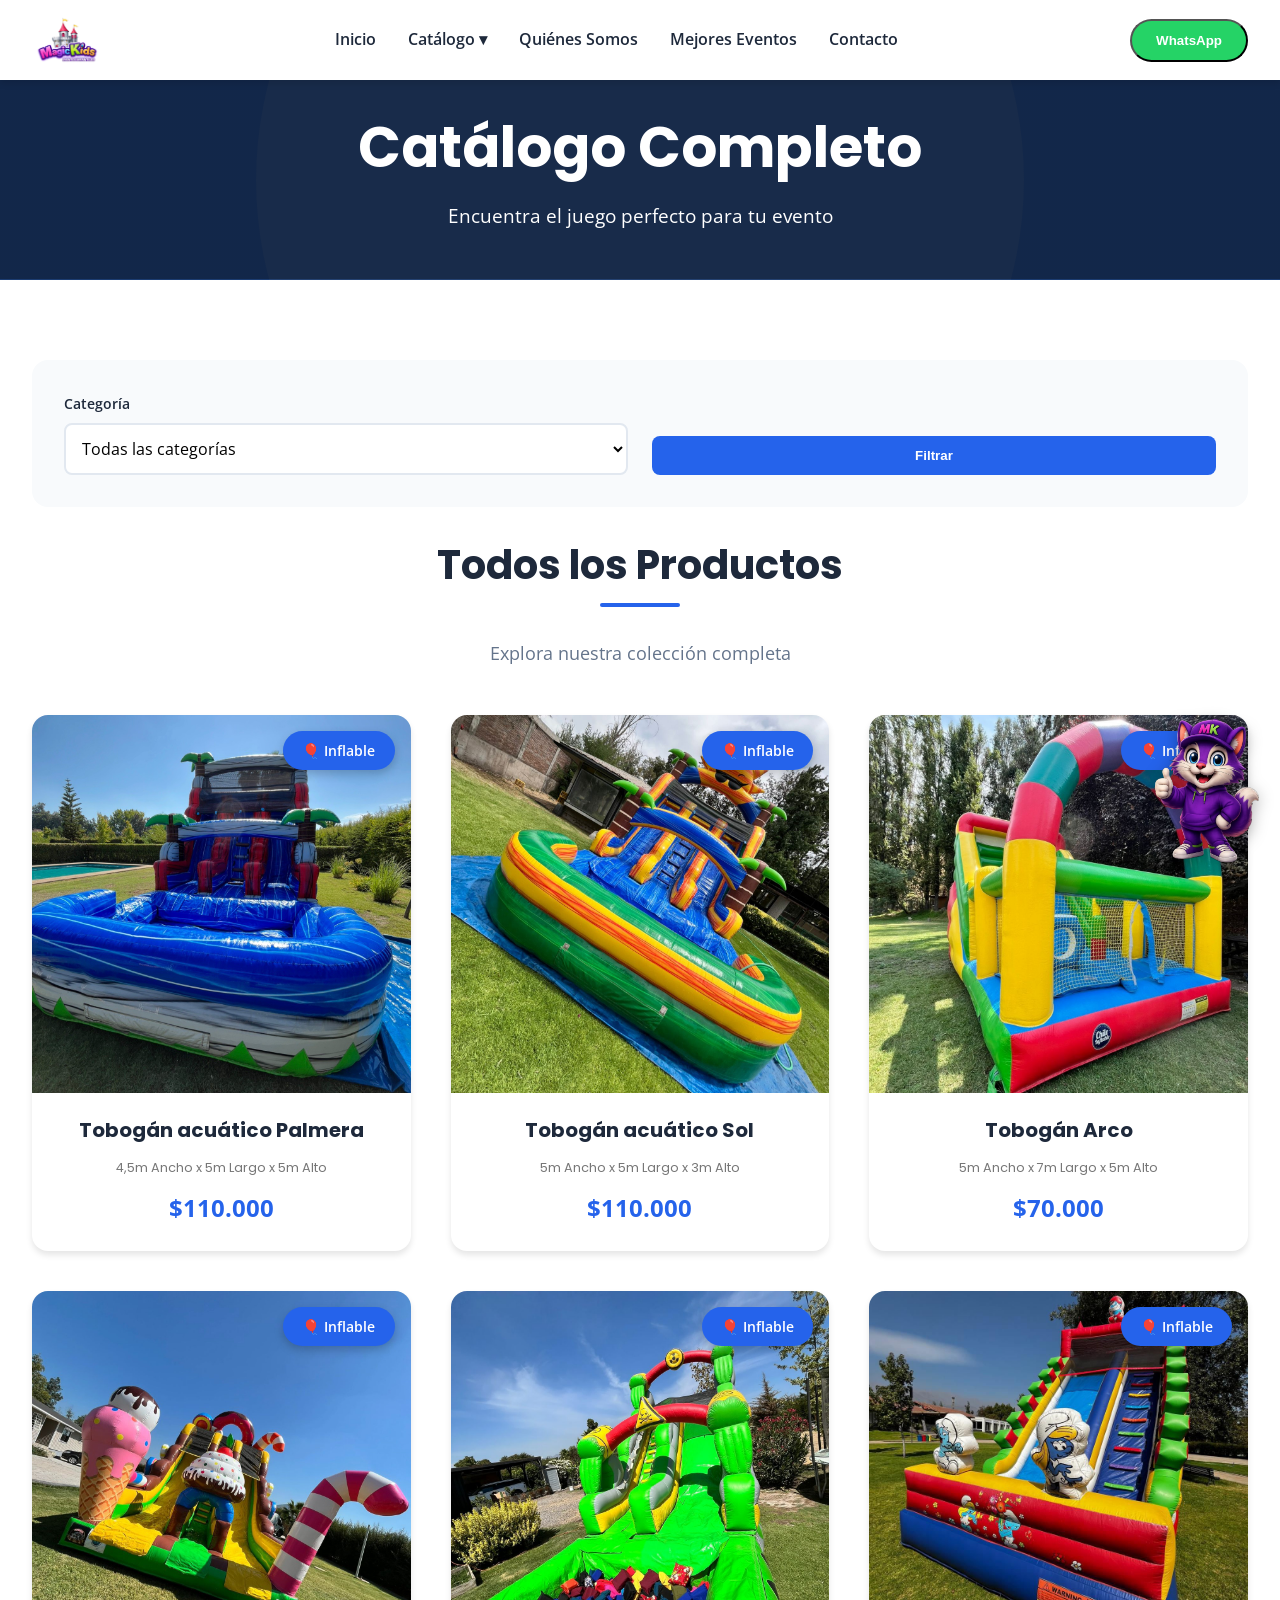
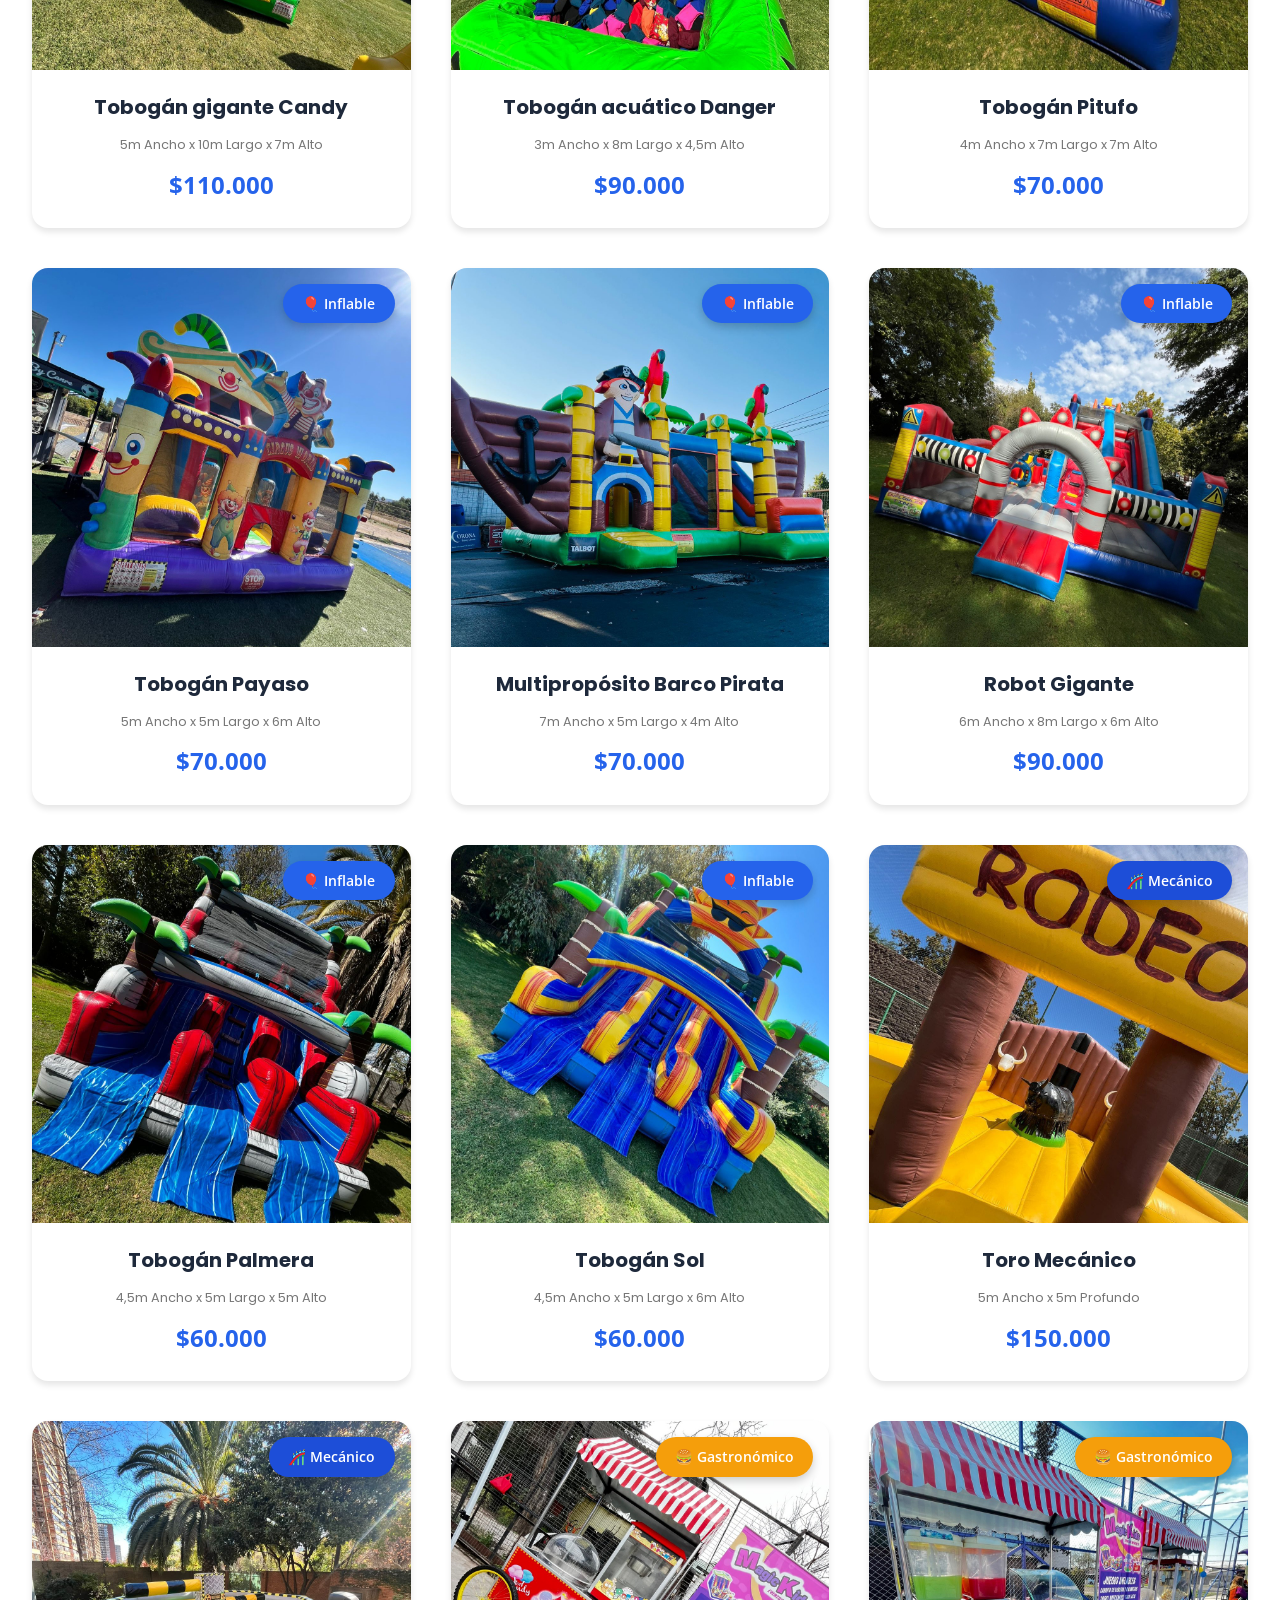
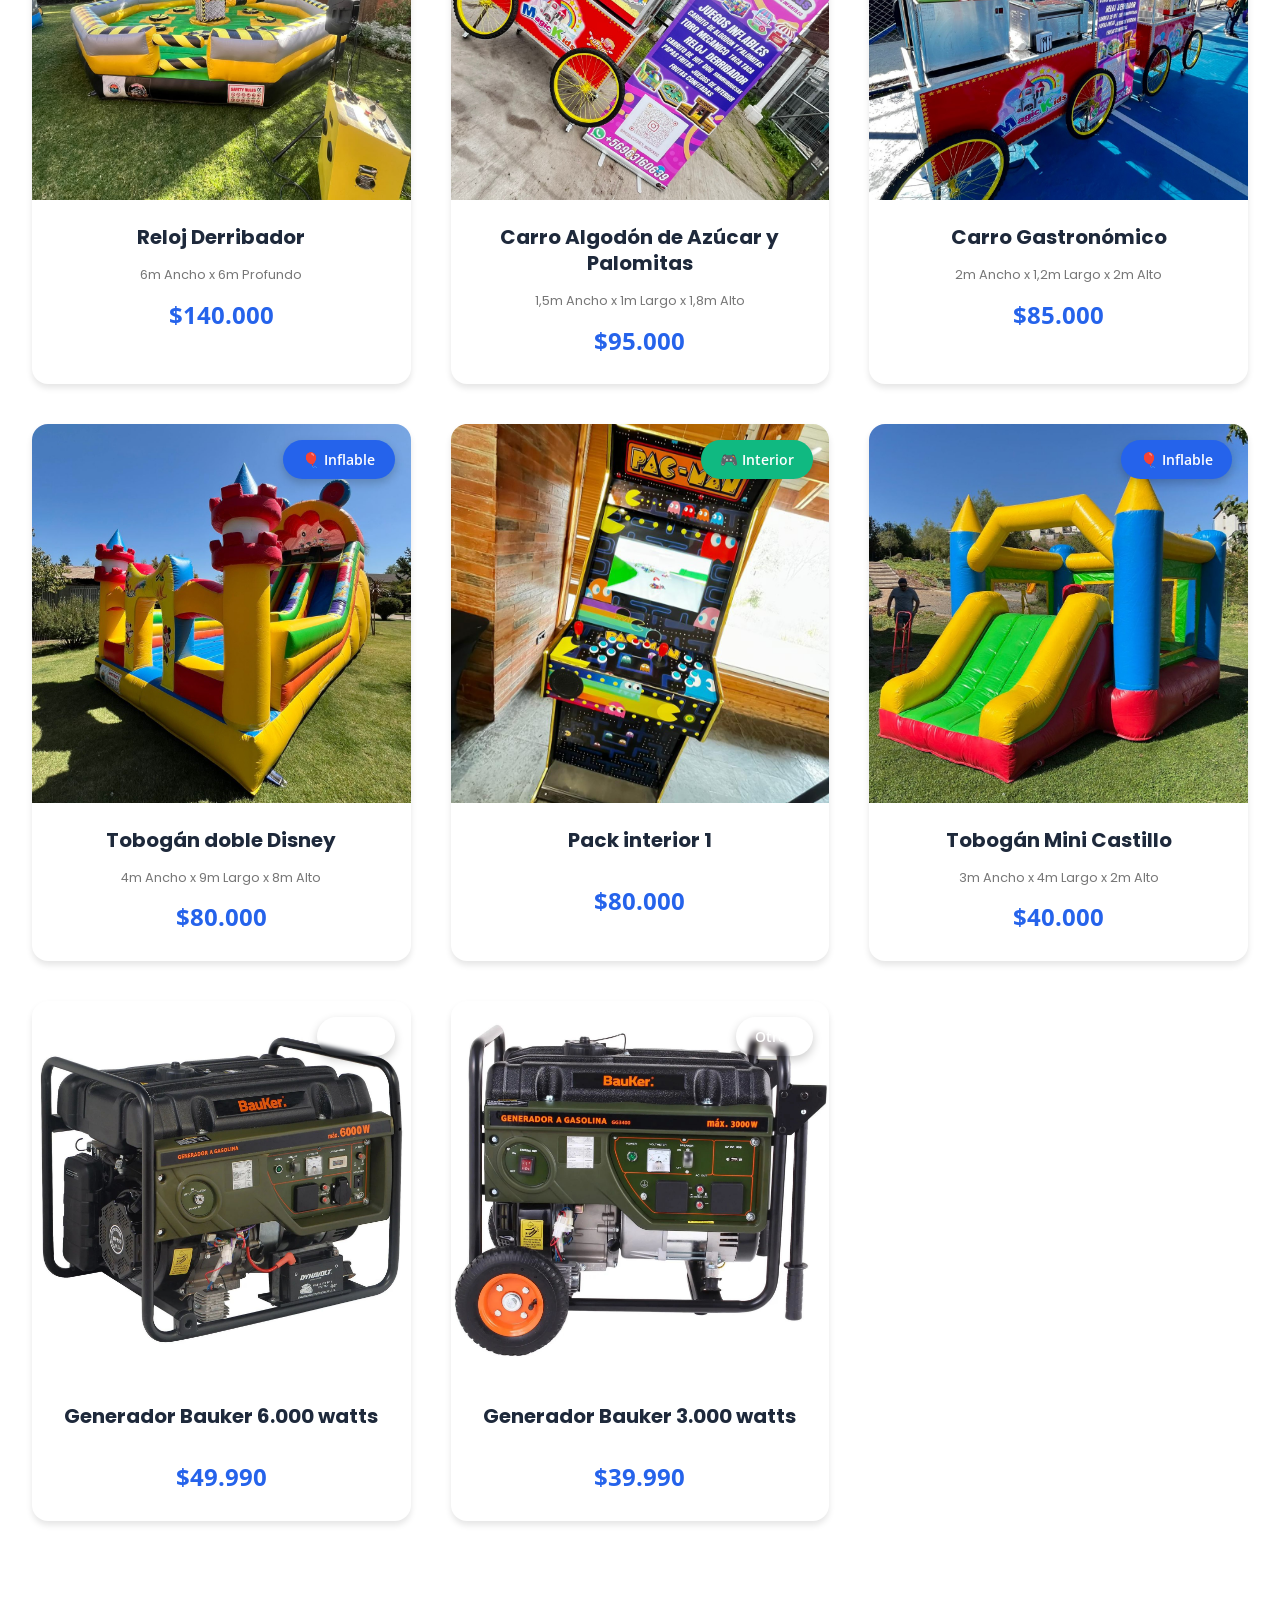
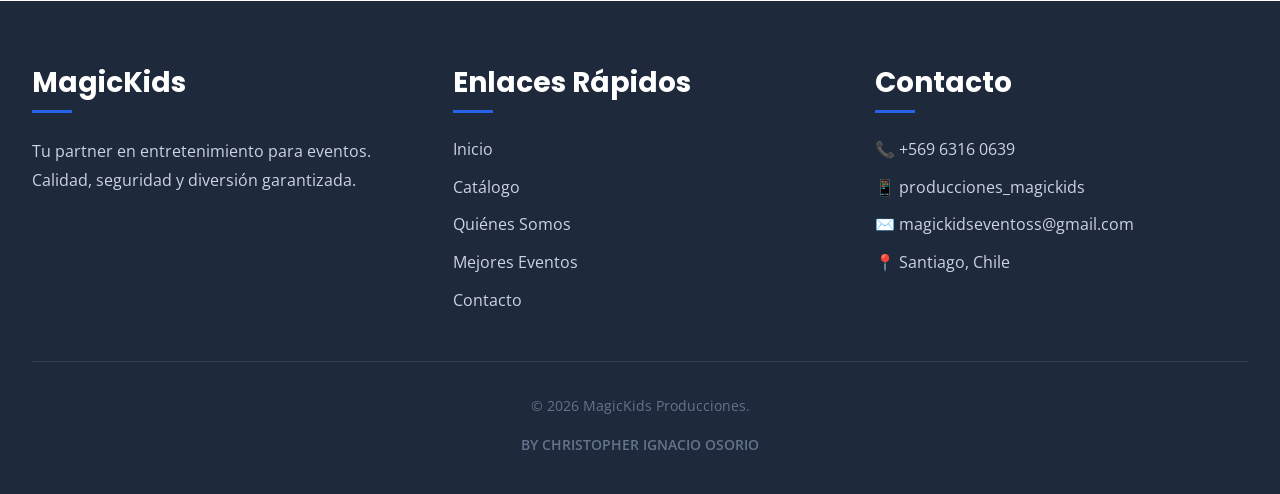
<file: catalogo.html>
<!DOCTYPE html>
<html lang="es">
<head>
  <meta charset="UTF-8">
  <meta name="viewport" content="width=device-width, initial-scale=1.0">
  <title>Catálogo | MagicKids</title>
  <link rel="stylesheet" href="css/styles.css">
  <link rel="preconnect" href="https://fonts.googleapis.com">
  <link rel="preconnect" href="https://fonts.gstatic.com" crossorigin>
  <link href="https://fonts.googleapis.com/css2?family=Open+Sans:wght@400;500;600;700&family=Poppins:wght@600;700;800&display=swap" rel="stylesheet">
</head>



<!-- ESTILOS PARA LA IMAGEN FLOTANTE FIJA (Más grande y al tope) -->
  <style>
    .floating-image {
      position: fixed;
      bottom: 0; /* Pegado al tope de abajo */
      right: 0;  /* Pegado al tope de la derecha */
      width: 140px; /* Tamaño más grande */
      height: auto;
      z-index: 99999; /* Por encima de absolutamente todo */
      cursor: pointer;
      transition: transform 0.3s ease, filter 0.3s ease;
      filter: drop-shadow(0 4px 8px rgba(0, 0, 0, 0.3));
    }

    .floating-image:hover {
      transform: scale(1.05); /* Efecto de agrandado suave al pasar el mouse */
    }

    /* Ajuste para celulares (sigue siendo grande pero adaptable) */
    @media (max-width: 768px) {
      .floating-image {
        width: 100px;
        bottom: 0;
        right: 0;
      }
    }
  </style>



<body>

  <!-- LOADER -->
  <div class="loader" id="loader">
    <div class="loader-spinner"></div>
  </div>



  <!-- HEADER -->
  <header class="navbar" id="navbar">
    <div class="nav-left">
      <a href="index.html">
        <img src="assents/imagenes/logo.png" alt="MagicKids Logo" class="logo">
      </a>
    </div>

    <button class="mobile-menu-btn" id="mobile-menu-btn">☰</button>

    <nav class="nav-center" id="nav-center">
      <a href="index.html" class="nav-link">Inicio</a>

      <div class="dropdown" id="catalogo-dropdown">
        <span class="nav-link dropdown-toggle">Catálogo ▾</span>
        <div class="dropdown-menu">
          <a href="catalogo.html">Todos los Productos</a>
          <a href="catalogo.html?categoria=inflables">Juegos Inflables</a>
          <a href="catalogo.html?categoria=mecanicos">Juegos Mecánicos</a>
          <a href="catalogo.html?categoria=interior">Juegos de Salón</a>
          <a href="catalogo.html?categoria=carros">Carros Gastronómicos</a>
          <a href="catalogo.html?categoria=otros">Otros</a>
        </div>
      </div>

      <a href="quienes-somos.html" class="nav-link">Quiénes Somos</a>
      <a href="eventos.html" class="nav-link">Mejores Eventos</a>
      <a href="contacto.html" class="nav-link">Contacto</a>
    </nav>

    <div class="nav-right">
      <button class="btn-whatsapp" onclick="enviarWhatsApp()">
      <span>WhatsApp</span>
    </button>

    <script>
      function enviarWhatsApp() {
        const telefono = "56963160639";
        const mensaje = "Hola, vengo desde el sitio web de MagicKids";
        const url = `https://wa.me/${telefono}?text=${encodeURIComponent(mensaje)}`;
        window.open(url, '_blank');
        }
    </script>
    </div>
  </header>

  <!-- HERO SECTION -->
  <section class="quienes-somos-hero">
    <div class="container">
      <div style="text-align: center;">
        <h1 style="color: white;">Catálogo Completo</h1>
        <p style="font-size: 1.2rem; margin-top: 1rem; color: white;">Encuentra el juego perfecto para tu evento</p>
      </div>
    </div>
  </section>

  <!-- CATÁLOGO SECTION -->
  <section class="section productos-section">
    <div class="container">
      <div class="filtros-container">
        <div class="filtros-grid">
          <div class="filtro-group">
            <label for="categoria">Categoría</label>
            <select id="categoria">
              <option value="">Todas las categorías</option>
              <option value="inflables">Juegos Inflables</option>
              <option value="mecanicos">Juegos Mecánicos</option>
              <option value="interior">Juegos de Salón</option>
              <option value="carros">Carros Gastronómicos</option>
              <option value="otros">Otros</option>
            </select>
          </div>
          <!-- 
          <div class="filtro-group">
            <label for="busqueda">Buscar</label>
            <input type="text" id="busqueda" placeholder="Nombre del producto...">
          </div>
          <div class="filtro-group">
            <label for="precio-min">Precio Mínimo</label>
            <input type="number" id="precio-min" placeholder="Desde $">
          </div>
          <div class="filtro-group">
            <label for="precio-max">Precio Máximo</label>
            <input type="number" id="precio-max" placeholder="Hasta $">
          </div>
          -->
          <div class="filtro-group">
            <button class="btn-filtrar" id="btn-filtrar">Filtrar</button>
          </div>
        </div>
      </div>

      <div class="section-title">
        <h2 id="titulo-catalogo">Todos los Productos</h2>
        <p id="subtitulo-catalogo">Explora nuestra colección completa</p>
      </div>

      <div id="lista-productos">
        <!-- Se llenará con JavaScript -->
      </div>

      <div id="sin-resultados" style="text-align: center; padding: 3rem; display: none;">
        <h3>No se encontraron productos</h3>
        <p style="color: var(--gray); margin-top: 1rem;">Intenta ajustar los filtros o buscar otro término</p>
        <button class="btn btn-primary" style="margin-top: 1.5rem;" onclick="resetearFiltros()">Resetear Filtros</button>
      </div>
    </div>
  </section>

  <!-- FOOTER -->
  <footer class="footer">
    <div class="container">
      <div class="footer-grid">
        <div class="footer-col">
          <h3>MagicKids</h3>
          <p style="color: #cbd5e1; line-height: 1.8;">
            Tu partner en entretenimiento para eventos. Calidad, seguridad y diversión garantizada.
          </p>
        </div>
        <div class="footer-col">
          <h3>Enlaces Rápidos</h3>
          <div class="footer-links">
            <a href="index.html">Inicio</a>
            <a href="catalogo.html">Catálogo</a>
            <a href="quienes-somos.html">Quiénes Somos</a>
            <a href="eventos.html">Mejores Eventos</a>
            <a href="contacto.html">Contacto</a>
          </div>
        </div>
        <div class="footer-col">
          <h3>Contacto</h3>
          <div class="footer-contacto">
            <p>📞 +569 6316 0639</p>
            <p>📱 producciones_magickids</p>
            <p>✉️ magickidseventoss@gmail.com</p>
            <p>📍 Santiago, Chile</p>
          </div>
        </div>
      </div>
      <div class="footer-bottom">
        <p>&copy; 2026 MagicKids Producciones.</p>
        <a href="https://wa.me/56937073605" style="text-decoration: none; color: inherit;">
          <p>BY CHRISTOPHER IGNACIO OSORIO</p>
        </a>
      </div>
    </div>
  </footer>

  <script>
    // ==============================
    // VARIABLES GLOBALES
    // ==============================
    let productosGlobal = [];
    const WHATSAPP = "56963160639";

    // ==============================
    // CARGAR PRODUCTOS AL INICIAR
    // ==============================
    document.addEventListener('DOMContentLoaded', () => {
      // Ocultar loader después de 300ms
      setTimeout(() => {
        const loader = document.getElementById('loader');
        if (loader) loader.classList.add('hidden');
      }, 300);

      // Cargar productos
      fetch('data/productos.json')
        .then(response => {
          if (!response.ok) throw new Error('Error al cargar productos');
          return response.json();
        })
        .then(productos => {
          productosGlobal = productos;
          aplicarFiltroURL();
          configurarEventos();
        })
        .catch(error => {
          console.error('Error:', error);
          mostrarError('No se pudieron cargar los productos');
        });

      // Configurar navbar y menú móvil
      configurarNavbar();
    });

    // ==============================
    // CONFIGURAR EVENTOS DE FILTROS
    // ==============================
    function configurarEventos() {
      const btnFiltrar = document.getElementById('btn-filtrar');
      const categoria = document.getElementById('categoria');
      const busqueda = document.getElementById('busqueda');
      const precioMin = document.getElementById('precio-min');
      const precioMax = document.getElementById('precio-max');

      if (btnFiltrar) {
        btnFiltrar.addEventListener('click', aplicarFiltrosManuales);
      }

      if (categoria) {
        categoria.addEventListener('change', aplicarFiltrosManuales);
      }

      if (busqueda) {
        busqueda.addEventListener('keyup', (e) => {
          if (e.key === 'Enter') aplicarFiltrosManuales();
        });
      }

      if (precioMin) {
        precioMin.addEventListener('change', aplicarFiltrosManuales);
      }

      if (precioMax) {
        precioMax.addEventListener('change', aplicarFiltrosManuales);
      }
    }

    // ==============================
    // APLICAR FILTRO DESDE URL
    // ==============================
    function aplicarFiltroURL() {
      const params = new URLSearchParams(window.location.search);
      let categoria = params.get("categoria");

      // Lista blanca de categorías permitidas
      const categoriasValidas = ["inflables", "mecanicos", "interior", "carros", "otros"];

      // Normalizar (evita errores por mayúsculas)
      if (categoria) {
        categoria = categoria.toLowerCase();
      }

      // Validación real
      if (!categoria || !categoriasValidas.includes(categoria)) {
        actualizarTitulo('Todos los Productos', 'Explora nuestra colección completa');
        renderizar(productosGlobal);
        return;
      }

      // Diccionarios seguros
      const nombres = {
        inflables: 'Juegos Inflables',
        mecanicos: 'Juegos Mecánicos',
        interior: 'Juegos de Salón',
        carros: 'Carros Gastronómicos',
        otros: 'Otros'
      };

      const descripciones = {
        inflables: 'Toboganes, castillos y juegos inflables para todas las edades',
        mecanicos: 'Juegos mecánicos emocionantes para tu evento',
        interior: 'Entretenimiento para espacios cerrados',
        carros: 'Carros gastronómicos para deleitar a tus invitados',
        otros:'Productos extras para cada evento'
      };

      actualizarTitulo(nombres[categoria], descripciones[categoria]);

      const filtrados = productosGlobal.filter(p => p.categoria === categoria);
      renderizar(filtrados);
    }

    // ==============================
    // APLICAR FILTROS MANUALES
    // ==============================
    function aplicarFiltrosManuales() {
      const categoria = document.getElementById('categoria')?.value || '';
      const busqueda = document.getElementById('busqueda')?.value.toLowerCase() || '';
      const precioMin = document.getElementById('precio-min')?.value || '';
      const precioMax = document.getElementById('precio-max')?.value || '';

      let filtrados = [...productosGlobal];

      // Filtro por categoría
      if (categoria) {
        filtrados = filtrados.filter(p => p.categoria === categoria);
      }

      // Filtro por búsqueda
      if (busqueda) {
        filtrados = filtrados.filter(p => 
          p.nombre.toLowerCase().includes(busqueda) ||
          p.descripcion.toLowerCase().includes(busqueda)
        );
      }

      // Filtro por precio mínimo
      if (precioMin) {
        filtrados = filtrados.filter(p => p.precio >= parseInt(precioMin));
      }

      // Filtro por precio máximo
      if (precioMax) {
        filtrados = filtrados.filter(p => p.precio <= parseInt(precioMax));
      }

      // Actualizar título
      if (categoria || busqueda || precioMin || precioMax) {
        actualizarTitulo('Resultados de Búsqueda', `${filtrados.length} productos encontrados`);
      } else {
        actualizarTitulo('Todos los Productos', 'Explora nuestra colección completa');
      }

      renderizar(filtrados);
    }

    // ==============================
    // ACTUALIZAR TÍTULO Y SUBTÍTULO
    // ==============================
    function actualizarTitulo(titulo, subtitulo) {
      const tituloEl = document.getElementById('titulo-catalogo');
      const subtituloEl = document.getElementById('subtitulo-catalogo');
      
      if (tituloEl) tituloEl.textContent = titulo;
      if (subtituloEl) subtituloEl.textContent = subtitulo;
    }

    // ==============================
    // RENDERIZAR PRODUCTOS
    // ==============================
      function renderizar(productos) {
  const contenedor = document.getElementById("lista-productos");
  const sinResultados = document.getElementById("sin-resultados");

  if (!contenedor) return;

  if (sinResultados) {
    sinResultados.style.display = productos.length === 0 ? 'block' : 'none';
  }

  contenedor.innerHTML = "";

  if (productos.length === 0) {
    contenedor.innerHTML = '<p style="text-align: center; padding: 2rem; color: var(--gray);">No hay productos para mostrar.</p>';
    return;
  }

  productos.forEach(p => {
    const disponible = p.disponible !== false && p.disponible !== undefined ? p.disponible : true;

    const badgeClass = disponible 
      ? {
          'inflables': 'badge-inflables',
          'mecanicos': 'badge-mecanicos',
          'interior': 'badge-interior',
          'carros': 'badge-carros',
          'otros': 'badge-otros'
        }[p.categoria] || 'badge-inflables'
      : 'badge-no-disponible';

    const badgeText = disponible
      ? {
          'inflables': '🎈 Inflable',
          'mecanicos': '🎢 Mecánico',
          'interior': '🎮 Interior',
          'carros': '🍔 Gastronómico',
          'otros': ' Otros'
        }[p.categoria] || 'Producto'
      : '❌ NO DISPONIBLE';

    const card = document.createElement("div");
    card.className = `producto ${disponible ? '' : 'producto-no-disponible'}`;
    
    // Imagen con fallback si no carga
    const imgSrc = `assents/imagenes/${p.imagenes[0]}`;
    const imgAlt = p.nombre;
    
    card.innerHTML = `
      <div class="img-box">
        <span class="producto-badge ${badgeClass}">${badgeText}</span>
        <img src="${imgSrc}" alt="${imgAlt}" onerror="this.style.display='none'; this.parentElement.style.background='linear-gradient(135deg, #2563eb, #7c3aed)'">
      </div>
      <div class="producto-info">
        <h3>${p.nombre}</h3>
        <h6 style="font-size:0.8rem; color:#777; font-weight:400; margin:5px 0 0 0;">${p.medidas}</h6>
        <p>$${p.precio.toLocaleString('es-CL')}</p>
      </div>
    `;

    if (disponible) {
      card.onclick = () => {
        window.location.href = `detalle-producto.html?id=${p.id}`;
      };
    }

    contenedor.appendChild(card);
  });
}

    // ==============================
    // RESETAR FILTROS
    // ==============================
    function resetearFiltros() {
      if (document.getElementById('categoria')) document.getElementById('categoria').value = '';
      if (document.getElementById('busqueda')) document.getElementById('busqueda').value = '';
      if (document.getElementById('precio-min')) document.getElementById('precio-min').value = '';
      if (document.getElementById('precio-max')) document.getElementById('precio-max').value = '';
      
      // Resetear URL
      window.history.pushState({}, '', 'catalogo.html');
      
      // Volver a cargar todos los productos
      actualizarTitulo('Todos los Productos', 'Explora nuestra colección completa');
      renderizar(productosGlobal);
    }

    // ==============================
    // MOSTRAR ERROR
    // ==============================
    function mostrarError(mensaje) {
      const contenedor = document.getElementById("lista-productos");
      if (contenedor) {
        contenedor.innerHTML = `
          <div style="text-align: center; padding: 3rem; background: white; border-radius: 16px; box-shadow: var(--shadow-sm);">
            <div style="font-size: 3rem; margin-bottom: 1rem;">⚠️</div>
            <h3 style="color: var(--danger); margin-bottom: 1rem;">Error</h3>
            <p style="color: var(--gray); margin-bottom: 1.5rem;">${mensaje}</p>
            <button class="btn btn-primary" onclick="location.reload()">Recargar Página</button>
          </div>
        `;
      }
    }

    // ==============================
    // CONFIGURAR NAVBAR
    // ==============================
    function configurarNavbar() {
      // Efecto scroll navbar
      window.addEventListener('scroll', () => {
        const navbar = document.getElementById('navbar');
        if (navbar) {
          navbar.classList.toggle('scrolled', window.scrollY > 50);
        }
      });

      // Menú móvil
      const mobileMenuBtn = document.getElementById('mobile-menu-btn');
      const navCenter = document.getElementById('nav-center');
      const dropdownToggle = document.querySelector('.dropdown-toggle');

      if (mobileMenuBtn && navCenter) {
        mobileMenuBtn.addEventListener('click', () => {
          navCenter.classList.toggle('active');
          mobileMenuBtn.textContent = navCenter.classList.contains('active') ? '✕' : '☰';
        });
      }

      if (dropdownToggle) {
        dropdownToggle.addEventListener('click', (e) => {
          if (window.innerWidth <= 768) {
            e.preventDefault();
            document.querySelector('.dropdown').classList.toggle('active');
          }
        });
      }
    }
  </script>

  <!-- IMAGEN FLOTANTE FIJA (Esquina inferior derecha, más grande y al tope) -->
  <!-- ⚠️ IMPORTANTE: Cambia "tu-imagen.png" por el nombre real de tu archivo PNG en tu carpeta -->
  <a href="https://wa.me/56963160639" target="_blank" class="floating-link" title="Contáctanos por WhatsApp">
    <img src="assents/imagenes/chavelito.png" alt="Botón flotante" class="floating-image">
  </a>

  
</body>
</html>
</file>
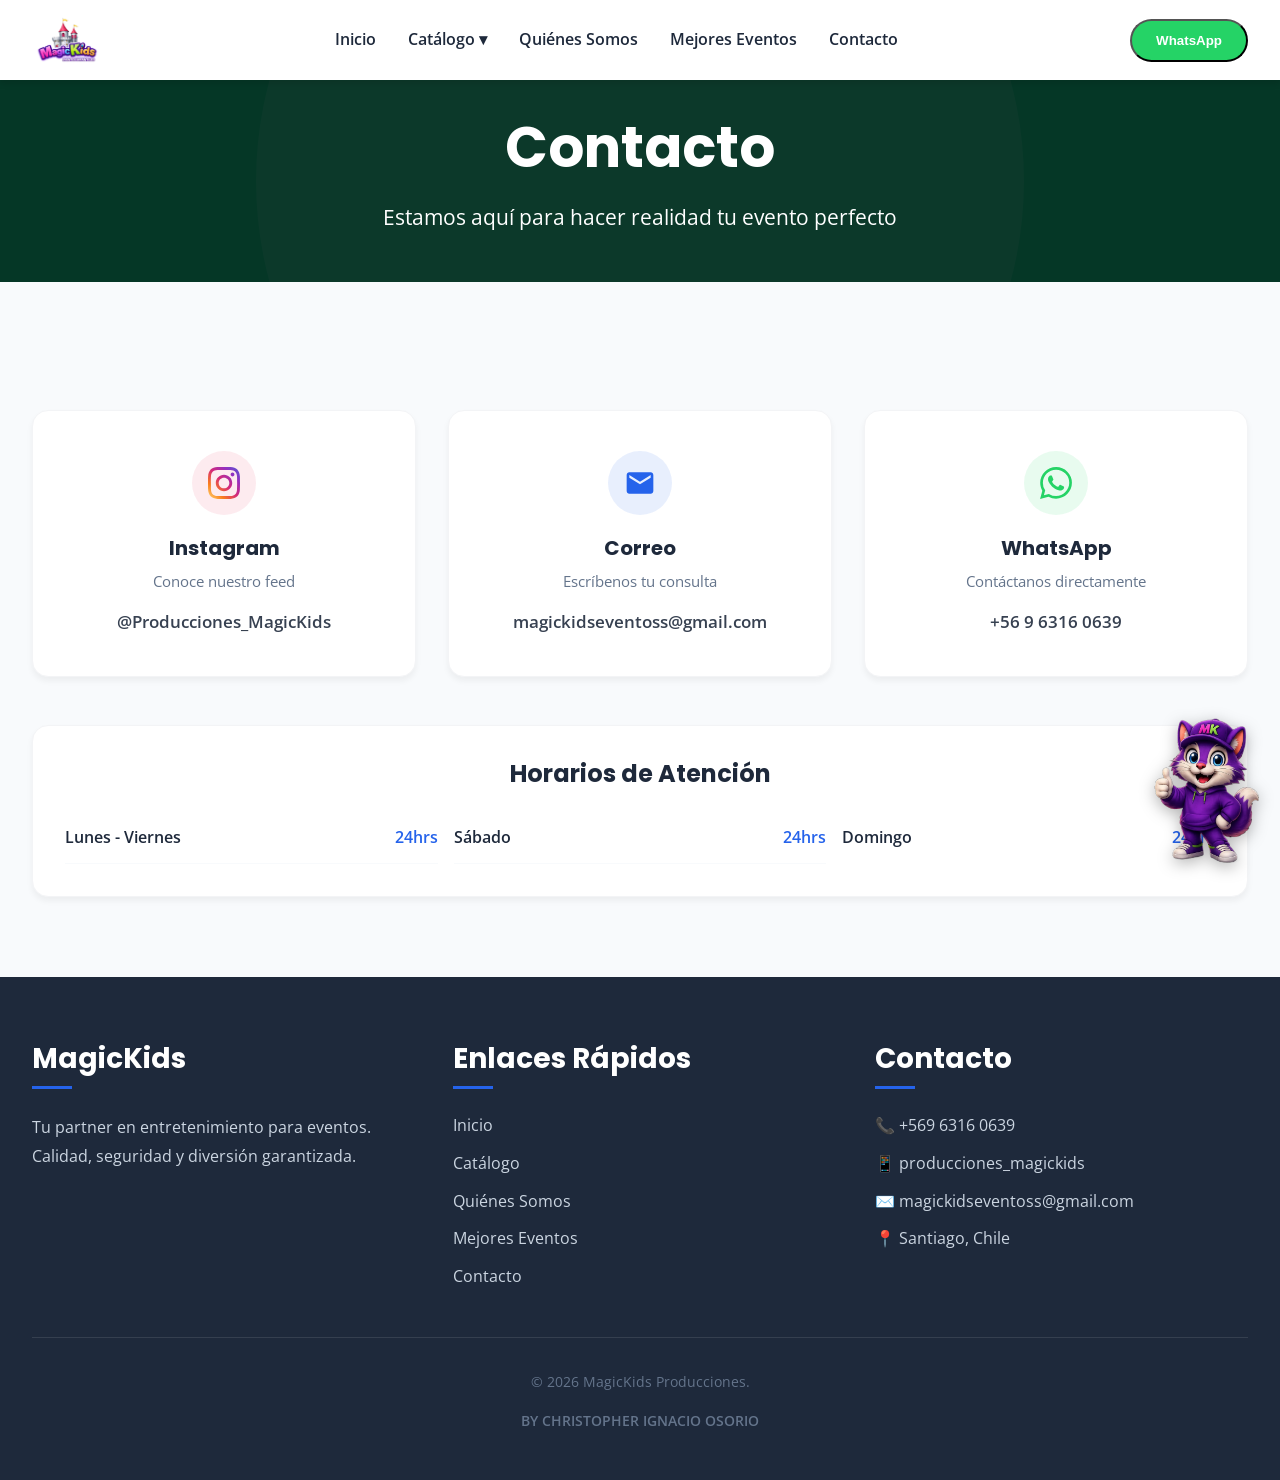
<file: contacto.html>
<!DOCTYPE html>
<html lang="es">
<head>
  <meta charset="UTF-8">
  <meta name="viewport" content="width=device-width, initial-scale=1.0">
  <title>Contacto | MagicKids</title>
  <link rel="stylesheet" href="css/styles.css">
  <link rel="preconnect" href="https://fonts.googleapis.com">
  <link rel="preconnect" href="https://fonts.gstatic.com" crossorigin>
  <link href="https://fonts.googleapis.com/css2?family=Open+Sans:wght@400;500;600;700&family=Poppins:wght@600;700;800&display=swap" rel="stylesheet">





  <!-- ESTILOS PARA LA IMAGEN FLOTANTE FIJA (Más grande y al tope) -->
  <style>
    .floating-image {
      position: fixed;
      bottom: 0; /* Pegado al tope de abajo */
      right: 0;  /* Pegado al tope de la derecha */
      width: 140px; /* Tamaño más grande */
      height: auto;
      z-index: 99999; /* Por encima de absolutamente todo */
      cursor: pointer;
      transition: transform 0.3s ease, filter 0.3s ease;
      filter: drop-shadow(0 4px 8px rgba(0, 0, 0, 0.3));
    }

    .floating-image:hover {
      transform: scale(1.05); /* Efecto de agrandado suave al pasar el mouse */
    }

    /* Ajuste para celulares (sigue siendo grande pero adaptable) */
    @media (max-width: 768px) {
      .floating-image {
        width: 100px;
        bottom: 0;
        right: 0;
      }
    }
  </style>



  <style>
    /* =========================================
       LOADER
       ========================================= */
    #loader {
      position: fixed;
      top: 0;
      left: 0;
      width: 100%;
      height: 100%;
      background: white;
      display: flex;
      align-items: center;
      justify-content: center;
      z-index: 9999;
      transition: opacity 0.3s;
    }
    #loader.hidden {
      opacity: 0;
      pointer-events: none;
    }
    .loader-spinner {
      width: 40px;
      height: 40px;
      border: 4px solid #e2e8f0;
      border-top-color: #2563eb;
      border-radius: 50%;
      animation: spin 1s linear infinite;
    }
    @keyframes spin {
      to { transform: rotate(360deg); }
    }

    /* =========================================
       HERO SECTION
       ========================================= */
    .contacto-hero h1,
    .contacto-hero p {
      color: white !important;
    }

    /* =========================================
       TARJETAS DE CONTACTO (Limpio y sin duplicados)
       ========================================= */
    .contact-grid {
      display: grid;
      grid-template-columns: repeat(auto-fit, minmax(250px, 1fr));
      gap: 2rem;
      margin-top: 3rem;
    }

    .contact-card {
      background: #ffffff;
      border-radius: 16px;
      padding: 2.5rem 1.5rem;
      text-align: center;
      box-shadow: 0 4px 6px rgba(0, 0, 0, 0.05);
      border: 1px solid #f3f4f6;
      transition: transform 0.3s ease, box-shadow 0.3s ease;
    }

    .contact-card:hover {
      transform: translateY(-5px);
      box-shadow: 0 12px 24px rgba(0, 0, 0, 0.1);
    }

    /* Círculo de fondo suave para el icono SVG */
    .contact-icon {
      width: 64px;
      height: 64px;
      margin: 0 auto 1.25rem;
      display: flex;
      align-items: center;
      justify-content: center;
      border-radius: 50%;
    }

    /* Colores de fondo específicos para cada marca */
    .contact-card.instagram .contact-icon { background-color: rgba(228, 64, 95, 0.1); }
    .contact-card.email .contact-icon { background-color: rgba(37, 99, 235, 0.1); }
    .contact-card.whatsapp .contact-icon { background-color: rgba(37, 211, 102, 0.1); }

    .contact-card h3 {
      margin: 0.5rem 0;
      font-size: 1.25rem;
      font-weight: 700;
      color: var(--dark, #1f2937); /* Fallback por si la variable no carga */
    }

    .contact-card p {
      color: var(--gray, #6b7280);
      font-size: 0.95rem;
      margin-bottom: 1rem;
    }

    .contact-card a {
      color: #374151;
      text-decoration: none;
      font-weight: 600;
      font-size: 1.05rem;
      word-break: break-all;
      transition: color 0.2s ease;
    }

    /* Colores al pasar el mouse sobre el enlace */
    .contact-card.instagram a:hover { color: #E4405F; }
    .contact-card.email a:hover { color: #2563EB; }
    .contact-card.whatsapp a:hover { color: #25D366; }

    /* =========================================
       HORARIOS
       ========================================= */
    .horarios-grid {
      display: grid;
      grid-template-columns: repeat(auto-fit, minmax(200px, 1fr));
      gap: 1rem;
      margin-top: 1rem;
    }
    .horario-item {
      display: flex;
      justify-content: space-between;
      padding: 0.75rem 0;
      border-bottom: 1px solid var(--light, #e5e7eb);
    }
    .horario-item:last-child {
      border-bottom: none;
    }
    .horario-dia {
      font-weight: 600;
      color: var(--dark, #1f2937);
    }
    .horario-hora {
      color: var(--primary, #2563eb);
      font-weight: 600;
    }

    /* =========================================
       RESPONSIVE
       ========================================= */
    @media (max-width: 768px) {
      .contact-grid {
        grid-template-columns: 1fr !important;
      }
    }
  </style>
</head>
<body>

  <!-- LOADER -->
  <div id="loader">
    <div class="loader-spinner"></div>
  </div>

  <!-- HEADER -->
  <header class="navbar" id="navbar">
    <div class="nav-left">
      <a href="index.html">
        <img src="assents/imagenes/logo.png" alt="MagicKids Logo" class="logo">
      </a>
    </div>
    <button class="mobile-menu-btn" id="mobile-menu-btn">☰</button>
    <nav class="nav-center" id="nav-center">
      <a href="index.html" class="nav-link">Inicio</a>
      <div class="dropdown">
        <span class="nav-link dropdown-toggle">Catálogo ▾</span>
        <div class="dropdown-menu">
          <a href="catalogo.html">Todos los Productos</a>
          <a href="catalogo.html?categoria=inflables">Juegos Inflables</a>
          <a href="catalogo.html?categoria=mecanicos">Juegos Mecánicos</a>
          <a href="catalogo.html?categoria=interior">Juegos de Salón</a>
          <a href="catalogo.html?categoria=carros">Carros Gastronómicos</a>
          <a href="catalogo.html?categoria=otros">Otros</a>
        </div>
      </div>
      <a href="quienes-somos.html" class="nav-link">Quiénes Somos</a>
      <a href="eventos.html" class="nav-link">Mejores Eventos</a>
      <a href="contacto.html" class="nav-link">Contacto</a>
    </nav>
    <div class="nav-right">
      <button class="btn-whatsapp" onclick="enviarWhatsApp()">
        <span>WhatsApp</span>
      </button>
    </div>
  </header>

  <!-- HERO SECTION -->
  <section class="contacto-hero">
    <div class="container">
      <h1>Contacto</h1>
      <p style="font-size: 1.3rem; margin-top: 1rem;">Estamos aquí para hacer realidad tu evento perfecto</p>
    </div>
  </section>

  <!-- CONTACTO SECTION -->
  <section class="section">
    <div class="container">
      
      <div class="contact-grid">
        
        <!-- Tarjeta de Instagram -->
        <div class="contact-card instagram">
          <div class="contact-icon">
            <svg xmlns="http://www.w3.org/2000/svg" width="32" height="32" viewBox="0 0 24 24" fill="url(#ig-gradient)">
              <defs>
                <linearGradient id="ig-gradient" x1="0%" y1="100%" x2="100%" y2="0%">
                  <stop offset="0%" stop-color="#feda75"/>
                  <stop offset="25%" stop-color="#fa7e1e"/>
                  <stop offset="50%" stop-color="#d62976"/>
                  <stop offset="75%" stop-color="#962fbf"/>
                  <stop offset="100%" stop-color="#4f5bd5"/>
                </linearGradient>
              </defs>
              <path d="M12 2.163c3.204 0 3.584.012 4.85.07 3.252.148 4.771 1.691 4.919 4.919.058 1.265.069 1.645.069 4.849 0 3.205-.012 3.584-.069 4.849-.149 3.225-1.664 4.771-4.919 4.919-1.266.058-1.644.07-4.85.07-3.204 0-3.584-.012-4.849-.07-3.26-.149-4.771-1.699-4.919-4.92-.058-1.265-.07-1.644-.07-4.849 0-3.204.013-3.583.07-4.849.149-3.227 1.664-4.771 4.919-4.919 1.266-.057 1.645-.069 4.849-.069zm0-2.163c-3.259 0-3.667.014-4.947.072-4.358.2-6.78 2.618-6.98 6.98-.059 1.281-.073 1.689-.073 4.948 0 3.259.014 3.668.072 4.948.2 4.358 2.618 6.78 6.98 6.98 1.281.058 1.689.072 4.948.072 3.259 0 3.668-.014 4.948-.072 4.354-.2 6.782-2.618 6.979-6.98.059-1.28.073-1.689.073-4.948 0-3.259-.014-3.667-.072-4.947-.196-4.354-2.617-6.78-6.979-6.98-1.281-.059-1.69-.073-4.949-.073zm0 5.838c-3.403 0-6.162 2.759-6.162 6.162s2.759 6.163 6.162 6.163 6.162-2.759 6.162-6.163c0-3.403-2.759-6.162-6.162-6.162zm0 10.162c-2.209 0-4-1.79-4-4 0-2.209 1.791-4 4-4s4 1.791 4 4c0 2.21-1.791 4-4 4zm6.406-11.845c-.796 0-1.441.645-1.441 1.44s.645 1.44 1.441 1.44c.795 0 1.439-.645 1.439-1.44s-.644-1.44-1.439-1.44z"/>
            </svg>
          </div>
          <h3>Instagram</h3>
          <p>Conoce nuestro feed</p>
          <a href="https://www.instagram.com/producciones_magickids?igsh=bTU0ZTY0cDFxejJz" target="_blank" rel="noopener noreferrer">
            @Producciones_MagicKids
          </a>
        </div>
        
        <!-- Tarjeta de Correo -->
        <div class="contact-card email">
          <div class="contact-icon">
            <svg xmlns="http://www.w3.org/2000/svg" width="32" height="32" viewBox="0 0 24 24" fill="#2563EB">
              <path d="M20 4H4c-1.1 0-2 .9-2 2v12c0 1.1.9 2 2 2h16c1.1 0 2-.9 2-2V6c0-1.1-.9-2-2-2zm0 4l-8 5-8-5V6l8 5 8-5v2z"/>
            </svg>
          </div>
          <h3>Correo</h3>
          <p>Escríbenos tu consulta</p>
          <a href="mailto:produccionesmagickids@gmail.com">
            magickidseventoss@gmail.com
          </a>
        </div>

        <!-- Tarjeta de WhatsApp -->
        <div class="contact-card whatsapp">
          <div class="contact-icon">
            <svg xmlns="http://www.w3.org/2000/svg" width="32" height="32" viewBox="0 0 24 24" fill="#25D366">
              <path d="M17.472 14.382c-.297-.149-1.758-.867-2.03-.967-.273-.099-.471-.148-.67.15-.197.297-.767.966-.94 1.164-.173.199-.347.223-.644.075-.297-.15-1.255-.463-2.39-1.475-.883-.788-1.48-1.761-1.653-2.059-.173-.297-.018-.458.13-.606.134-.133.298-.347.446-.52.149-.174.198-.298.298-.497.099-.198.05-.371-.025-.52-.075-.149-.669-1.612-.916-2.207-.242-.579-.487-.5-.669-.51-.173-.008-.371-.01-.57-.01-.198 0-.52.074-.792.372-.272.297-1.04 1.016-1.04 2.479 0 1.462 1.065 2.875 1.213 3.074.149.198 2.096 3.2 5.077 4.487.709.306 1.262.489 1.694.625.712.227 1.36.195 1.871.118.571-.085 1.758-.719 2.006-1.413.248-.694.248-1.289.173-1.413-.074-.124-.272-.198-.57-.347m-5.421 7.403h-.004a9.87 9.87 0 01-5.031-1.378l-.361-.214-3.741.982.998-3.648-.235-.374a9.86 9.86 0 01-1.51-5.26c.001-5.45 4.436-9.884 9.888-9.884 2.64 0 5.122 1.03 6.988 2.898a9.825 9.825 0 012.893 6.994c-.003 5.45-4.437 9.884-9.885 9.884m8.413-18.297A11.815 11.815 0 0012.05 0C5.495 0 .16 5.335.157 11.892c0 2.096.547 4.142 1.588 5.945L.057 24l6.305-1.654a11.882 11.882 0 005.683 1.448h.005c6.554 0 11.89-5.335 11.893-11.893a11.821 11.821 0 00-3.48-8.413z"/>
            </svg>
          </div>
          <h3>WhatsApp</h3>
          <p>Contáctanos directamente</p>
          <!-- Número actualizado al mismo que usas en el botón del header -->
          <a href="https://wa.me/56963160639" target="_blank" rel="noopener noreferrer">
            +56 9 6316 0639
          </a>
        </div>
        
      </div>

      <!-- Horarios -->
      <div style="background: white; padding: 2rem; border-radius: 16px; box-shadow: 0 4px 6px rgba(0,0,0,0.05); margin-top: 3rem; border: 1px solid #f3f4f6;">
        <h3 style="color: var(--dark, #1f2937); margin-bottom: 1.5rem; text-align: center; font-size: 1.5rem;">Horarios de Atención</h3>
        <div class="horarios-grid">
          <div class="horario-item">
            <span class="horario-dia">Lunes - Viernes</span>
            <span class="horario-hora">24hrs</span>
          </div>
          <div class="horario-item">
            <span class="horario-dia">Sábado</span>
            <span class="horario-hora">24hrs</span>
          </div>
          <div class="horario-item">
            <span class="horario-dia">Domingo</span>
            <span class="horario-hora">24hrs</span>
          </div>
        </div>
      </div>

    </div>
  </section>

  <!-- FOOTER -->
  <footer class="footer">
    <div class="container">
      <div class="footer-grid">
        <div class="footer-col">
          <h3>MagicKids</h3>
          <p style="color: #cbd5e1; line-height: 1.8;">
            Tu partner en entretenimiento para eventos. Calidad, seguridad y diversión garantizada.
          </p>
        </div>
        <div class="footer-col">
          <h3>Enlaces Rápidos</h3>
          <div class="footer-links">
            <a href="index.html">Inicio</a>
            <a href="catalogo.html">Catálogo</a>
            <a href="quienes-somos.html">Quiénes Somos</a>
            <a href="eventos.html">Mejores Eventos</a>
            <a href="contacto.html">Contacto</a>
          </div>
        </div>
        <div class="footer-col">
          <h3>Contacto</h3>
          <div class="footer-contacto">
            <p>📞 +569 6316 0639</p>
            <p>📱 producciones_magickids</p>
            <p>✉️ magickidseventoss@gmail.com</p>
            <p>📍 Santiago, Chile</p>
          </div>
        </div>
      </div>
      <div class="footer-bottom">
        <p>&copy; 2026 MagicKids Producciones.</p>
        <a href="https://wa.me/56937073605" style="text-decoration: none; color: inherit;">
          <p>BY CHRISTOPHER IGNACIO OSORIO</p>
        </a>
      </div>
    </div>
  </footer>

  <script>
    // Función WhatsApp del header
    function enviarWhatsApp() {
      const telefono = "56963160639";
      const mensaje = "Hola, vengo desde el sitio web de MagicKids";
      const url = `https://wa.me/${telefono}?text=${encodeURIComponent(mensaje)}`;
      window.open(url, '_blank');
    }

    // Ocultar loader
    setTimeout(() => {
      const loader = document.getElementById('loader');
      if (loader) loader.classList.add('hidden');
    }, 300);

    // Navbar scroll effect
    window.addEventListener('scroll', () => {
      const navbar = document.getElementById('navbar');
      if (navbar) {
        navbar.classList.toggle('scrolled', window.scrollY > 50);
      }
    });

    // Mobile menu
    const mobileMenuBtn = document.getElementById('mobile-menu-btn');
    const navCenter = document.getElementById('nav-center');

    if (mobileMenuBtn && navCenter) {
      mobileMenuBtn.addEventListener('click', () => {
        navCenter.classList.toggle('active');
        mobileMenuBtn.textContent = navCenter.classList.contains('active') ? '✕' : '☰';
      });
    }
  </script>

  <!-- IMAGEN FLOTANTE FIJA (Esquina inferior derecha, más grande y al tope) -->
  <!-- ⚠️ IMPORTANTE: Cambia "tu-imagen.png" por el nombre real de tu archivo PNG en tu carpeta -->
  <a href="https://wa.me/56963160639" target="_blank" class="floating-link" title="Contáctanos por WhatsApp">
    <img src="assents/imagenes/chavelito.png" alt="Botón flotante" class="floating-image">
  </a>

  
</body>
</html>
</file>
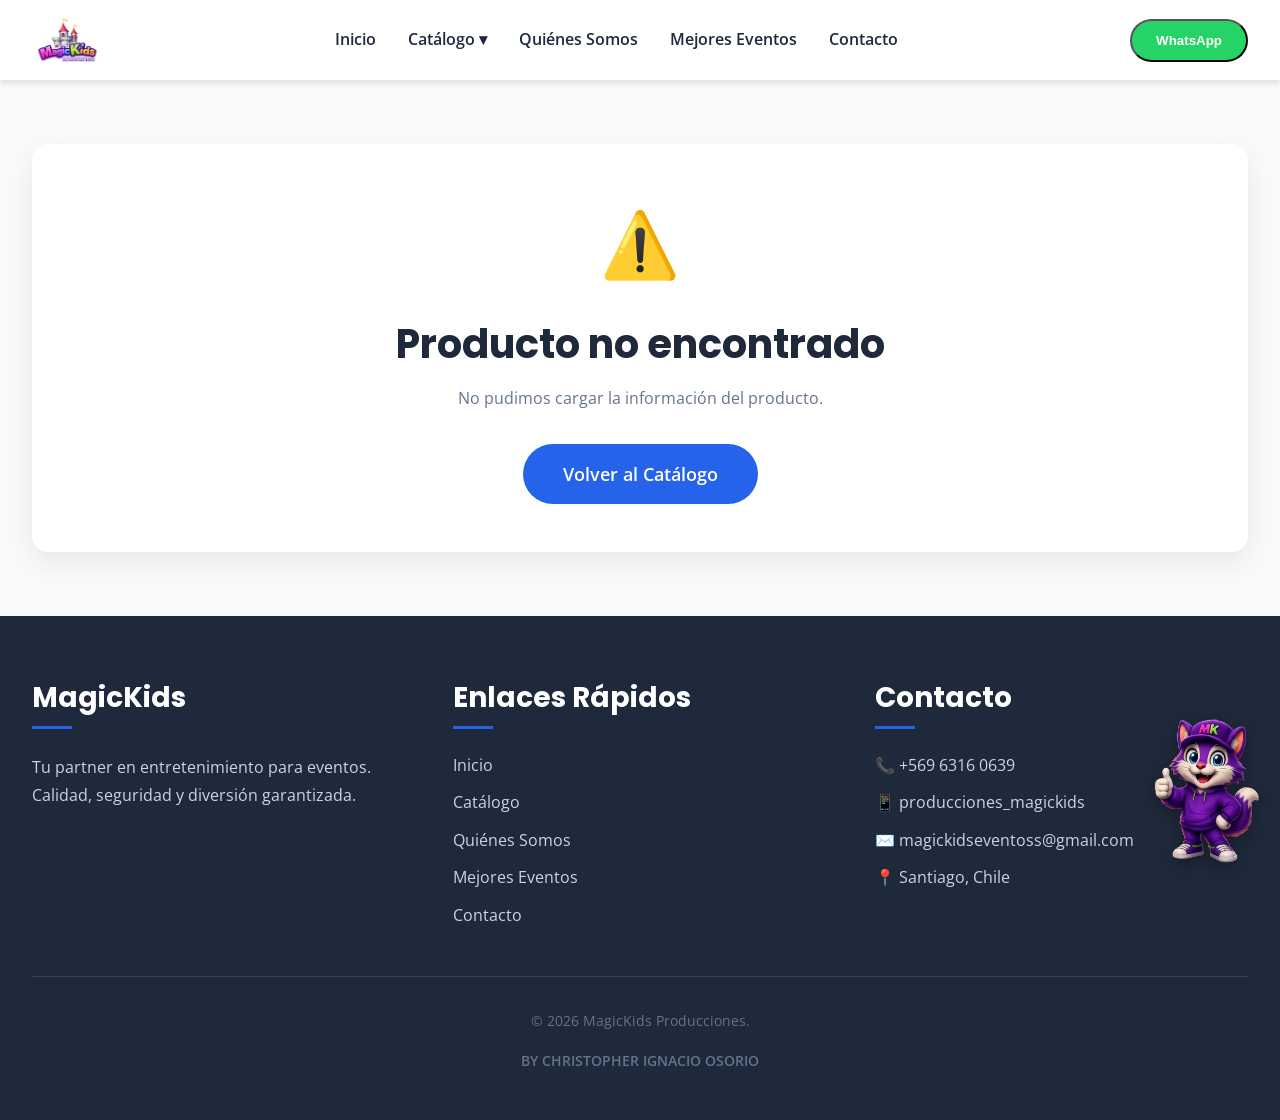
<file: detalle-producto.html>
<!DOCTYPE html>
<html lang="es">
<head>
  <meta charset="UTF-8">
  <meta name="viewport" content="width=device-width, initial-scale=1.0">
  <title>Producto | MagicKids</title>
  <link rel="stylesheet" href="css/styles.css">
  <link rel="preconnect" href="https://fonts.googleapis.com">
  <link rel="preconnect" href="https://fonts.gstatic.com" crossorigin>
  <link href="https://fonts.googleapis.com/css2?family=Open+Sans:wght@400;500;600;700&family=Poppins:wght@600;700;800&display=swap" rel="stylesheet">
  
  <!-- ESTILOS PARA LA IMAGEN FLOTANTE FIJA (Más grande y al tope) -->
  <style>
    .floating-image {
      position: fixed;
      bottom: 0; /* Pegado al tope de abajo */
      right: 0;  /* Pegado al tope de la derecha */
      width: 140px; /* Tamaño más grande */
      height: auto;
      z-index: 99999; /* Por encima de absolutamente todo */
      cursor: pointer;
      transition: transform 0.3s ease, filter 0.3s ease;
      filter: drop-shadow(0 4px 8px rgba(0, 0, 0, 0.3));
    }

    .floating-image:hover {
      transform: scale(1.05); /* Efecto de agrandado suave al pasar el mouse */
    }

    /* Ajuste para celulares (sigue siendo grande pero adaptable) */
    @media (max-width: 768px) {
      .floating-image {
        width: 100px;
        bottom: 0;
        right: 0;
      }
    }
  </style>


  
  <style>


      /* Reemplaza o agrega esto en tu CSS */
.comuna-item {
  display: flex;
  justify-content: space-between;
  align-items: center;
  padding: 4px 6px;
  font-weight: 600; /* Texto más negrito */
  font-size: 0.83rem;
  color: #1f2937;
  border-radius: 6px;
  transition: background 0.2s;
}

.comuna-item:hover {
  background: #f8fafc;
}

.comuna-nombre {
  font-weight: 600;
}

.comuna-precio {
  font-weight: 700; /* Precio más negrito */
  color: #059669; /* Verde dinero (o usa #2563eb para azul) */
  background: #ecfdf5;
  padding: 2px 8px;
  border-radius: 4px;
  font-size: 0.8rem;
  white-space: nowrap; /* Evita que el precio se parta */
}







    /* Loader mínimo */
    #loader {
      position: fixed;
      top: 0;
      left: 0;
      width: 100%;
      height: 100%;
      background: white;
      display: flex;
      align-items: center;
      justify-content: center;
      z-index: 9999;
      transition: opacity 0.3s;
    }
    #loader.hidden {
      opacity: 0;
      pointer-events: none;
    }
    .loader-spinner {
      width: 40px;
      height: 40px;
      border: 4px solid #e2e8f0;
      border-top-color: #2563eb;
      border-radius: 50%;
      animation: spin 1s linear infinite;
    }
    @keyframes spin {
      to { transform: rotate(360deg); }
    }
    #contenido-principal { display: none; }
    #error-container { display: none; }
    
    .detalle-no-disponible {
      background: linear-gradient(135deg, rgba(239, 68, 68, 0.15), rgba(220, 38, 38, 0.15));
      padding: 1.5rem;
      border-radius: 16px;
      margin-bottom: 1.5rem;
      border-left: 4px solid #ef4444;
      border-top: 4px solid #ef4444;
    }
    
    .detalle-no-disponible h4 {
      color: #ef4444;
      margin-bottom: 0.5rem;
      display: flex;
      align-items: center;
      gap: 0.75rem;
      font-size: 1.25rem;
    }
    
    .detalle-no-disponible p {
      color: #64748b;
      margin-bottom: 0;
      font-size: 1.05rem;
    }
    
    .btn-no-disponible {
      background: #94a3b8 !important;
      color: white !important;
      cursor: not-allowed !important;
      opacity: 0.7 !important;
      pointer-events: none !important;
    }
  </style>
</head>
<body>

  <!-- LOADER -->
  <div id="loader">
    <div class="loader-spinner"></div>
  </div>



  <!-- HEADER -->
  <header class="navbar" id="navbar">
    <div class="nav-left">
      <a href="index.html">
        <img src="assents/imagenes/logo.png" alt="MagicKids Logo" class="logo">
      </a>
    </div>
    <button class="mobile-menu-btn" id="mobile-menu-btn">☰</button>
    <nav class="nav-center" id="nav-center">
      <a href="index.html" class="nav-link">Inicio</a>
      <div class="dropdown">
        <span class="nav-link dropdown-toggle">Catálogo ▾</span>
        <div class="dropdown-menu">
          <a href="catalogo.html">Todos los Productos</a>
          <a href="catalogo.html?categoria=inflables">Juegos Inflables</a>
          <a href="catalogo.html?categoria=mecanicos">Juegos Mecánicos</a>
          <a href="catalogo.html?categoria=interior">Juegos de Salón</a>
          <a href="catalogo.html?categoria=carros">Carros Gastronómicos</a>
          <a href="catalogo.html?categoria=otros">Otros</a>
        </div>
      </div>
      <a href="quienes-somos.html" class="nav-link">Quiénes Somos</a>
      <a href="eventos.html" class="nav-link">Mejores Eventos</a>
      <a href="contacto.html" class="nav-link">Contacto</a>
    </nav>
    <div class="nav-right">
      <button class="btn-whatsapp" onclick="enviarWhatsApp()">
      <span>WhatsApp</span>
    </button>

    <script>
      function enviarWhatsApp() {
        const telefono = "56963160639";
        const mensaje = "Hola, vengo desde el sitio web de MagicKids";
        const url = `https://wa.me/${telefono}?text=${encodeURIComponent(mensaje)}`;
        window.open(url, '_blank');
        }
    </script>
    </div>
  </header>

  <!-- CONTENIDO PRINCIPAL (SIN HERO SECTION) -->
  <div id="contenido-principal">
    <section class="section" style="padding-top: 2rem;"> <!-- Reducido padding superior -->
      <div class="container">
        <div class="detalle-container">
          <div class="galeria-producto">
            <div class="imagen-principal-container">
              <img src="assents/imagenes/acuatico-palmera1.jpg" alt="Producto" id="imagen-principal">
            </div>
            <div class="miniaturas" id="miniaturas">
              <!-- Se llenará con JavaScript -->
            </div>
          </div>

          <div class="info-producto">
            <h1 id="nombre">Cargando...</h1>
            <div class="precio-producto" id="precio">$0</div>
            <div class="descripcion-producto" id="descripcion">Descripción del producto.</div>




            <div class="especificaciones">
              <div class="especificacion">
                <span class="especificacion-label">Categoría: </span> <!-- ¡Espacio después de los dos puntos! -->
                <span class="especificacion-valor" id="categoria-texto">-</span>
              </div>
              <div class="especificacion" id="medidas-container">
                <span class="especificacion-label">Medidas: </span> <!-- ¡Espacio después de los dos puntos! -->
                <span class="especificacion-valor" id="medidas">-</span>
              </div>
            </div>



            <a href="#" id="btn-cotizar" class="btn-cotizar" target="_blank">
              💬 Reservar ahora
            </a>

            <div class="requisitos">
            <details>
              <summary class="requisitos-header">
                <h3>Requisitos de Instalación</h3>
                <span class="toggle-icon">+</span>
              </summary>
              <div class="requisitos-content">
                <div class="requisito-item">
                  <span class="requisito-icono">✓</span>
                  <span class="requisito-texto">Espacio mínimo según las medidas.</span>
                </div>
                <div class="requisito-item">
                  <span class="requisito-icono">✓</span>
                  <span class="requisito-texto">Superficie plana y segura.</span>
                </div>
                <div class="requisito-item">
                  <span class="requisito-icono">✓</span>
                  <span class="requisito-texto">Accesos libres y despejados.</span>
                </div>
                <div class="requisito-item">
                  <span class="requisito-icono">✓</span>
                  <span class="requisito-texto">Para juegos (ACUÁTICOS) no instalamos en tierra.</span>
                </div>
                <div class="requisito-item">
                  <span class="requisito-icono">✓</span>
                  <span class="requisito-texto">Para juegos (ACUÁTICOS) toma de agua y manguera.</span>
                </div>
              </div>
            </details>



            <details >
              <summary class="requisitos-header">
                <h3>Equipamiento y Servicio</h3>
                <span class="toggle-icon">+</span>
              </summary>
              <div class="requisitos-content">
                <div class="requisito-item">
                  <span class="requisito-icono">✓</span>
                  <span class="requisito-texto">Turbina de aire.</span>
                </div>
                <div class="requisito-item">
                  <span class="requisito-icono">✓</span>
                  <span class="requisito-texto">Extencion de 20 metros.</span>
                </div>
                <div class="requisito-item">
                  <span class="requisito-icono">✓</span>
                  <span class="requisito-texto">Lona en caso de que lo requiera.</span>
                </div>
                <div class="requisito-item">
                  <span class="requisito-icono">✓</span>
                  <span class="requisito-texto">Estacas en caso de que lo requiera.</span>
                </div>
              </div>
            </details>

            <details>
              <summary class="requisitos-header">
                <h3>Valor de traslado</h3>
                <span class="toggle-icon">+</span>
              </summary>
              <div class="comunas-content">
                <ul class="comunas-list">

                  <li class="comuna-item">
                    <span class="comuna-nombre">📍 San Bernardo</span>
                    <span class="comuna-precio">$5.000</span>
                  </li>

                  <li class="comuna-item">
                    <span class="comuna-nombre">📍 El Bosque</span>
                    <span class="comuna-precio">$5.000</span>
                  </li>

                  <li class="comuna-item">
                    <span class="comuna-nombre">📍 La Pintana</span>
                    <span class="comuna-precio">$5.000</span>
                  </li>


                  <li class="comuna-item">
                    <span class="comuna-nombre">📍 Lo Espejo</span>
                    <span class="comuna-precio">$6.000</span>
                  </li>

                  <li class="comuna-item">
                    <span class="comuna-nombre">📍 La Cisterna</span>
                    <span class="comuna-precio">$6.000</span>
                  </li>

                  <li class="comuna-item">
                    <span class="comuna-nombre">📍 La Granja</span>
                    <span class="comuna-precio">$6.000</span>
                  </li>


                  <li class="comuna-item">
                    <span class="comuna-nombre">📍 Calera de Tango</span>
                    <span class="comuna-precio">$7.000</span>
                  </li>

                  <li class="comuna-item">
                    <span class="comuna-nombre">📍 Cerrillos</span>
                    <span class="comuna-precio">$7.000</span>
                  </li>

                  <li class="comuna-item">
                    <span class="comuna-nombre">📍 San Joaquín</span>
                    <span class="comuna-precio">$7.000</span>
                  </li>

                  <li class="comuna-item">
                    <span class="comuna-nombre">📍 San Miguel</span>
                    <span class="comuna-precio">$7.000</span>
                  </li>

                  <li class="comuna-item">
                    <span class="comuna-nombre">📍 San Ramón</span>
                    <span class="comuna-precio">$7.000</span>
                  </li>

                  <li class="comuna-item">
                    <span class="comuna-nombre">📍 Estacion Central</span>
                    <span class="comuna-precio">$8.000</span>
                  </li>

                  <li class="comuna-item">
                    <span class="comuna-nombre">📍 Independencia</span>
                    <span class="comuna-precio">$8.000</span>
                  </li>

                  <li class="comuna-item">
                    <span class="comuna-nombre">📍 La florida</span>
                    <span class="comuna-precio">$8.000</span>
                  </li>

                  <li class="comuna-item">
                    <span class="comuna-nombre">📍 Lo Prado</span>
                    <span class="comuna-precio">$8.000</span>
                  </li>

                  <li class="comuna-item">
                    <span class="comuna-nombre">📍 Macul</span>
                    <span class="comuna-precio">$8.000</span>
                  </li>

                  <li class="comuna-item">
                    <span class="comuna-nombre">📍 Pedro Aguirre Cerda</span>
                    <span class="comuna-precio">$8.000</span>
                  </li>

                  <li class="comuna-item">
                    <span class="comuna-nombre">📍 Peñalolén</span>
                    <span class="comuna-precio">$8.000</span>
                  </li>

                  <li class="comuna-item">
                    <span class="comuna-nombre">📍 Puente Alto</span>
                    <span class="comuna-precio">$8.000</span>
                  </li>

                  <li class="comuna-item">
                    <span class="comuna-nombre">📍 Santiago (Centro)</span>
                    <span class="comuna-precio">$8.000</span>
                  </li>

                  <li class="comuna-item">
                    <span class="comuna-nombre">📍 Conchalí</span>
                    <span class="comuna-precio">$10.000</span>
                  </li>

                  <li class="comuna-item">
                    <span class="comuna-nombre">📍 La Reina</span>
                    <span class="comuna-precio">$10.000</span>
                  </li>

                  <li class="comuna-item">
                    <span class="comuna-nombre">📍 Maipú</span>
                    <span class="comuna-precio">$10.000</span>
                  </li>

                  <li class="comuna-item">
                    <span class="comuna-nombre">📍 ÑuÑoa</span>
                    <span class="comuna-precio">$10.000</span>
                  </li>

                  <li class="comuna-item">
                    <span class="comuna-nombre">📍 Quinta Normal</span>
                    <span class="comuna-precio">$10.000</span>
                  </li>

                  <li class="comuna-item">
                    <span class="comuna-nombre">📍 Recoleta</span>
                    <span class="comuna-precio">$10.000</span>
                  </li>

                  <li class="comuna-item">
                    <span class="comuna-nombre">📍 Buin</span>
                    <span class="comuna-precio">$12.000</span>
                  </li>

                  <li class="comuna-item">
                    <span class="comuna-nombre">📍 Cerro Navia</span>
                    <span class="comuna-precio">$12.000</span>
                  </li>

                  <li class="comuna-item">
                    <span class="comuna-nombre">📍 Huechuraba</span>
                    <span class="comuna-precio">$12.000</span>
                  </li>

                  <li class="comuna-item">
                    <span class="comuna-nombre">📍 Pirque</span>
                    <span class="comuna-precio">$12.000</span>
                  </li>

                  <li class="comuna-item">
                    <span class="comuna-nombre">📍 Las condes</span>
                    <span class="comuna-precio">$15.000</span>
                  </li>

                  <li class="comuna-item">
                    <span class="comuna-nombre">📍 Paine</span>
                    <span class="comuna-precio">$15.000</span>
                  </li>

                  <li class="comuna-item">
                    <span class="comuna-nombre">📍 Providencia</span>
                    <span class="comuna-precio">$15.000</span>
                  </li>

                  <li class="comuna-item">
                    <span class="comuna-nombre">📍 Renca</span>
                    <span class="comuna-precio">$15.000</span>
                  </li>

                  <li class="comuna-item">
                    <span class="comuna-nombre">📍 Vitacura</span>
                    <span class="comuna-precio">$15.000</span>
                  </li>

                  <li class="comuna-item">
                    <span class="comuna-nombre">📍 Lo Barnechea</span>
                    <span class="comuna-precio">$20.000</span>
                  </li>
              
                  
                </ul>
              </div>
            </details>

          </div>





          </div>
        </div>
      </div>
    </section>
  </div>

  <!-- ERROR CONTAINER -->
  <div id="error-container" class="section" style="padding: 4rem 0;">
    <div class="container">
      <div style="text-align: center; background: white; padding: 3rem; border-radius: 16px; box-shadow: 0 10px 30px rgba(0,0,0,0.08);">
        <div style="font-size: 4rem; color: #ef4444; margin-bottom: 1.5rem;">⚠️</div>
        <h2 style="color: #1e293b; margin-bottom: 1rem;">Producto no encontrado</h2>
        <p style="color: #64748b; margin-bottom: 2rem; max-width: 600px; margin-left: auto; margin-right: auto;">
          No pudimos cargar la información del producto.
        </p>
        <a href="catalogo.html" class="btn btn-primary" style="padding: 1rem 2.5rem; font-size: 1.1rem;">
          Volver al Catálogo
        </a>
      </div>
    </div>
  </div>

  <!-- FOOTER -->
  <footer class="footer">
    <div class="container">
      <div class="footer-grid">
        <div class="footer-col">
          <h3>MagicKids</h3>
          <p style="color: #cbd5e1; line-height: 1.8;">
            Tu partner en entretenimiento para eventos. Calidad, seguridad y diversión garantizada.
          </p>
        </div>
        <div class="footer-col">
          <h3>Enlaces Rápidos</h3>
          <div class="footer-links">
            <a href="index.html">Inicio</a>
            <a href="catalogo.html">Catálogo</a>
            <a href="quienes-somos.html">Quiénes Somos</a>
            <a href="eventos.html">Mejores Eventos</a>
            <a href="contacto.html">Contacto</a>
          </div>
        </div>
        <div class="footer-col">
          <h3>Contacto</h3>
          <div class="footer-contacto">
            <p>📞 +569 6316 0639</p>
            <p>📱 producciones_magickids</p>
            <p>✉️ magickidseventoss@gmail.com</p>
            <p>📍 Santiago, Chile</p>
          </div>
        </div>
      </div>
      <div class="footer-bottom">
        <p>&copy; 2026 MagicKids Producciones.</p>
        <a href="https://wa.me/56937073605" style="text-decoration: none; color: inherit;">
          <p>BY CHRISTOPHER IGNACIO OSORIO</p>
        </a>
      </div>
    </div>
  </footer>

  <script>
    const WHATSAPP = "56963160639";
    const URL_PARAMS = new URLSearchParams(window.location.search);
    const PRODUCTO_ID = parseInt(URL_PARAMS.get("id"));

    document.addEventListener('DOMContentLoaded', () => {
      setTimeout(() => {
        const loader = document.getElementById('loader');
        if (loader) loader.classList.add('hidden');
      }, 300);

      if (!PRODUCTO_ID || isNaN(PRODUCTO_ID)) {
        mostrarError('ID de producto inválido');
        return;
      }

      fetch('data/productos.json')
        .then(response => {
          if (!response.ok) throw new Error(`HTTP ${response.status}`);
          return response.json();
        })
        .then(productos => {
          const producto = productos.find(p => p.id === PRODUCTO_ID);
          if (!producto) {
            mostrarError('Producto no encontrado');
            return;
          }
          cargarProducto(producto);
        })
        .catch(error => {
          console.error('Error:', error);
          mostrarError('Error al cargar el producto');
        });

      configurarNavbar();
    });

    function cargarProducto(producto) {
      const disponible = producto.disponible !== false && producto.disponible !== undefined ? producto.disponible : true;
      document.title = `${producto.nombre} | MagicKids`; // Solo título en pestaña
      
      // REMOVIDO: document.getElementById('nombre-hero').textContent = producto.nombre;
      
      document.getElementById('nombre').textContent = producto.nombre;
      document.getElementById('precio').textContent = `$${producto.precio.toLocaleString('es-CL')}`;
      document.getElementById('descripcion').textContent = producto.descripcion || 'Descripción no disponible.';
      
      const categorias = {
        'inflables': '🎈 Juego Inflable',
        'mecanicos': '🎢 Juego Mecánico',
        'interior': '🎮 Juego de Salón',
        'carros': '🍔 Carro Gastronómico',
        'otros': 'Otros'
      };
      // Agregar espacio después de los dos puntos
      document.getElementById('categoria-texto').textContent = ` ${categorias[producto.categoria] || producto.categoria}`;
      
      const medidasContainer = document.getElementById('medidas-container');
      if (producto.categoria === 'carros' || !producto.medidas) {
        if (medidasContainer) medidasContainer.style.display = 'none';
      } else {
        // Agregar espacio después de los dos puntos
    document.getElementById('medidas').textContent = ` ${producto.medidas}`;
      }
      
      const infoProducto = document.querySelector('.info-producto');
      if (!disponible && infoProducto) {
        const mensajeNoDisponible = document.createElement('div');
        mensajeNoDisponible.className = 'detalle-no-disponible';
        mensajeNoDisponible.innerHTML = `
          <h4>❌ Producto No Disponible</h4>
          <p>Este producto está temporalmente fuera de servicio. Contáctanos para conocer alternativas similares.</p>
        `;
        infoProducto.insertBefore(mensajeNoDisponible, infoProducto.firstChild);
      }
      
      const imgPrincipal = document.getElementById('imagen-principal');
      if (imgPrincipal && producto.imagenes && producto.imagenes[0]) {
        imgPrincipal.src = `assents/imagenes/${producto.imagenes[0]}`;
        imgPrincipal.alt = producto.nombre;
      }
      
      const miniaturas = document.getElementById('miniaturas');
      if (miniaturas && producto.imagenes) {
        miniaturas.innerHTML = '';
        producto.imagenes.slice(0, 3).forEach((img, index) => {
          const imgEl = document.createElement('img');
          imgEl.src = `assents/imagenes/${img}`;
          imgEl.alt = `Imagen ${index + 1}`;
          
          if (disponible) {
            imgEl.onclick = () => {
              if (imgPrincipal) {
                imgPrincipal.src = imgEl.src;
                imgPrincipal.alt = `${producto.nombre} - Imagen ${index + 1}`;
              }
              document.querySelectorAll('.miniaturas img').forEach(i => i.classList.remove('active'));
              imgEl.classList.add('active');
            };
          }
          
          if (index === 0) imgEl.classList.add('active');
          miniaturas.appendChild(imgEl);
        });
      }
      
      const btnCotizar = document.getElementById('btn-cotizar');
      if (btnCotizar) {
        if (disponible) {
          const mensaje = `Hola! Quiero cotizar el siguiente producto:\n\n` +
                          `${producto.nombre}\n` +
                          `, con un valor de: $${producto.precio.toLocaleString('es-CL')}\n` +
                          `, para la fecha: `;
          
          btnCotizar.href = `https://wa.me/${WHATSAPP}?text=${encodeURIComponent(mensaje)}`;
          btnCotizar.textContent = '💬 Reservar Ahora';
          btnCotizar.className = 'btn-cotizar';
        } else {
          const mensaje = `Hola! Vi que el producto "${producto.nombre}" no está disponible. ¿Tienen alternativas similares?`;
          
          btnCotizar.href = `https://wa.me/${WHATSAPP}?text=${encodeURIComponent(mensaje)}`;
          btnCotizar.textContent = '💬 Consultar Alternativas';
          btnCotizar.className = 'btn-cotizar btn-no-disponible';
        }
      }
      
      document.getElementById('contenido-principal').style.display = 'block';
      const loader = document.getElementById('loader');
      if (loader) loader.classList.add('hidden');
    }

    function mostrarError(mensaje) {
      document.getElementById('error-container').style.display = 'block';
      document.getElementById('loader').classList.add('hidden');
      document.getElementById('contenido-principal').style.display = 'none';
      document.title = 'Producto no encontrado | MagicKids';
    }

    function configurarNavbar() {
      window.addEventListener('scroll', () => {
        const navbar = document.getElementById('navbar');
        if (navbar) {
          navbar.classList.toggle('scrolled', window.scrollY > 50);
        }
      });

      const mobileMenuBtn = document.getElementById('mobile-menu-btn');
      const navCenter = document.getElementById('nav-center');

      if (mobileMenuBtn && navCenter) {
        mobileMenuBtn.addEventListener('click', () => {
          navCenter.classList.toggle('active');
          mobileMenuBtn.textContent = navCenter.classList.contains('active') ? '✕' : '☰';
        });
      }
    }
  </script>

  <!-- IMAGEN FLOTANTE FIJA (Esquina inferior derecha, más grande y al tope) -->
  <!-- ⚠️ IMPORTANTE: Cambia "tu-imagen.png" por el nombre real de tu archivo PNG en tu carpeta -->
  <a href="https://wa.me/56963160639" target="_blank" class="floating-link" title="Contáctanos por WhatsApp">
    <img src="assents/imagenes/chavelito.png" alt="Botón flotante" class="floating-image">
  </a>

  
</body>
</html>
</file>
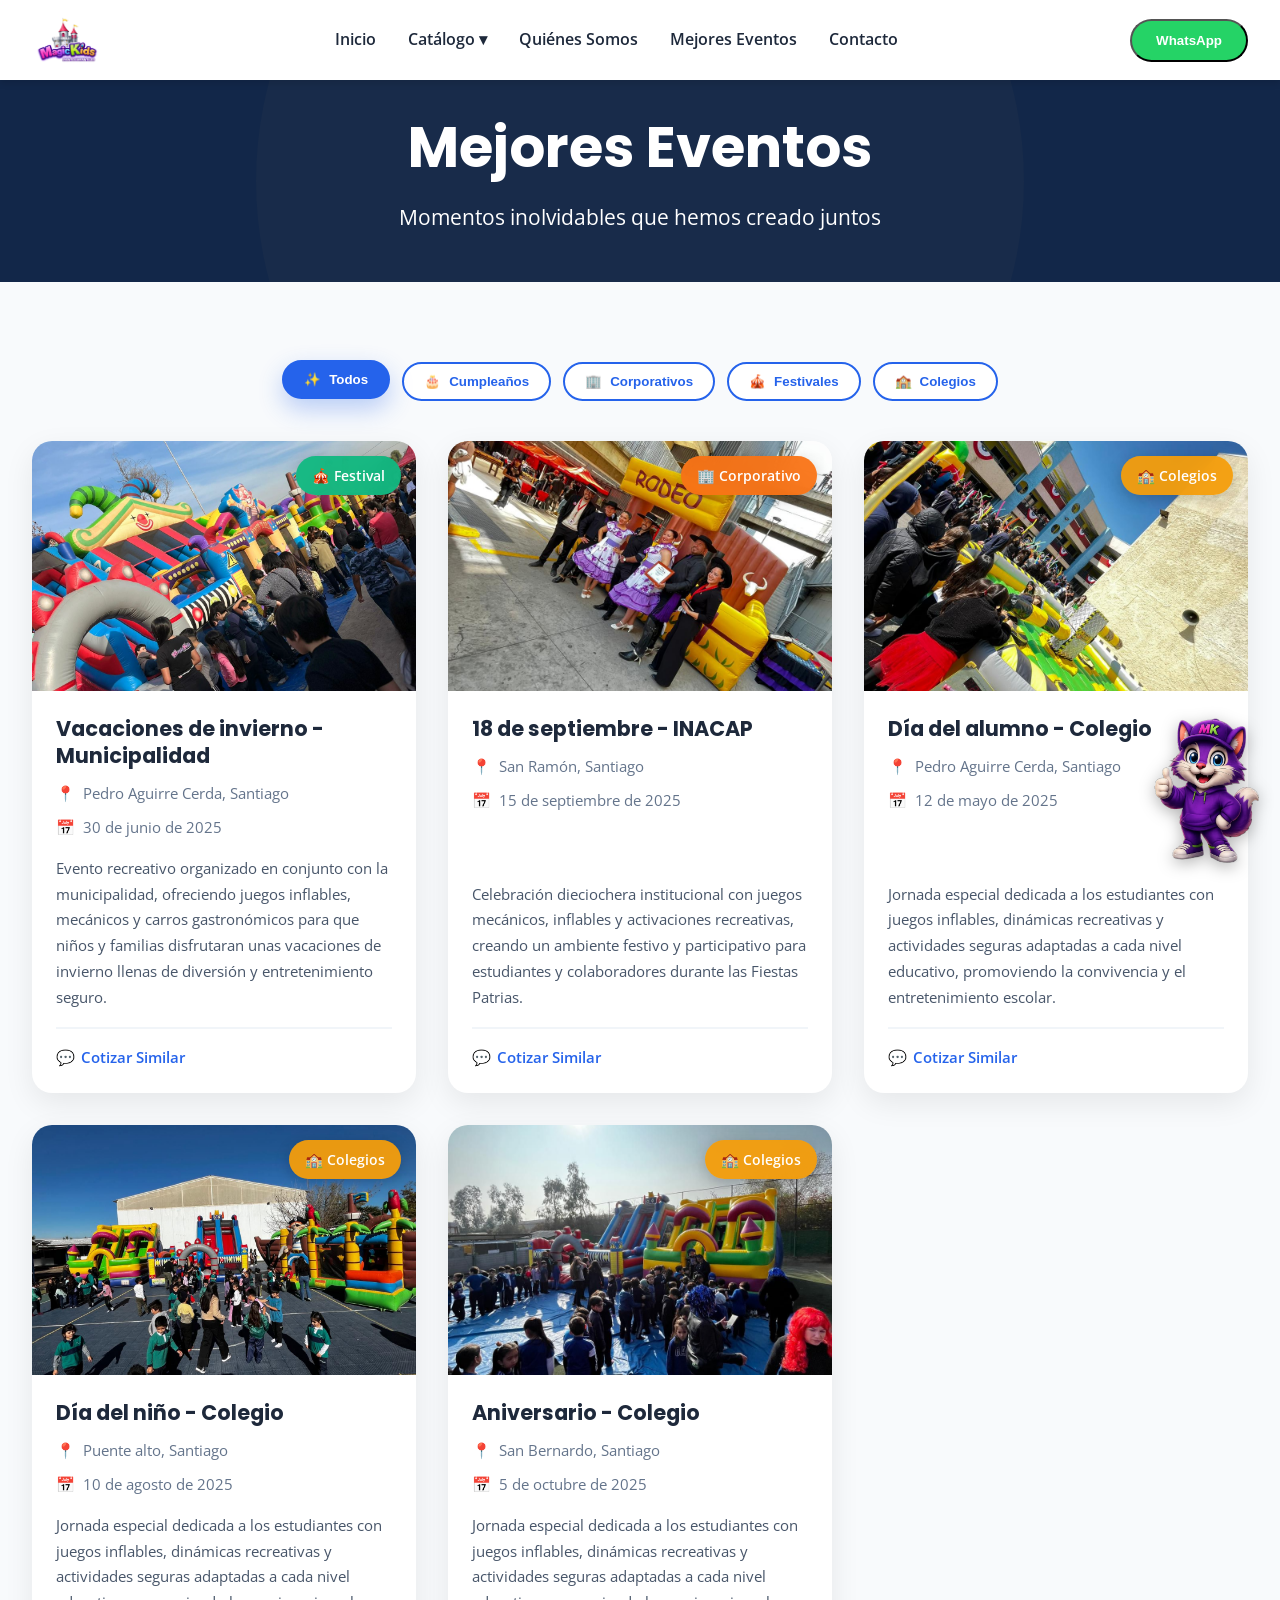
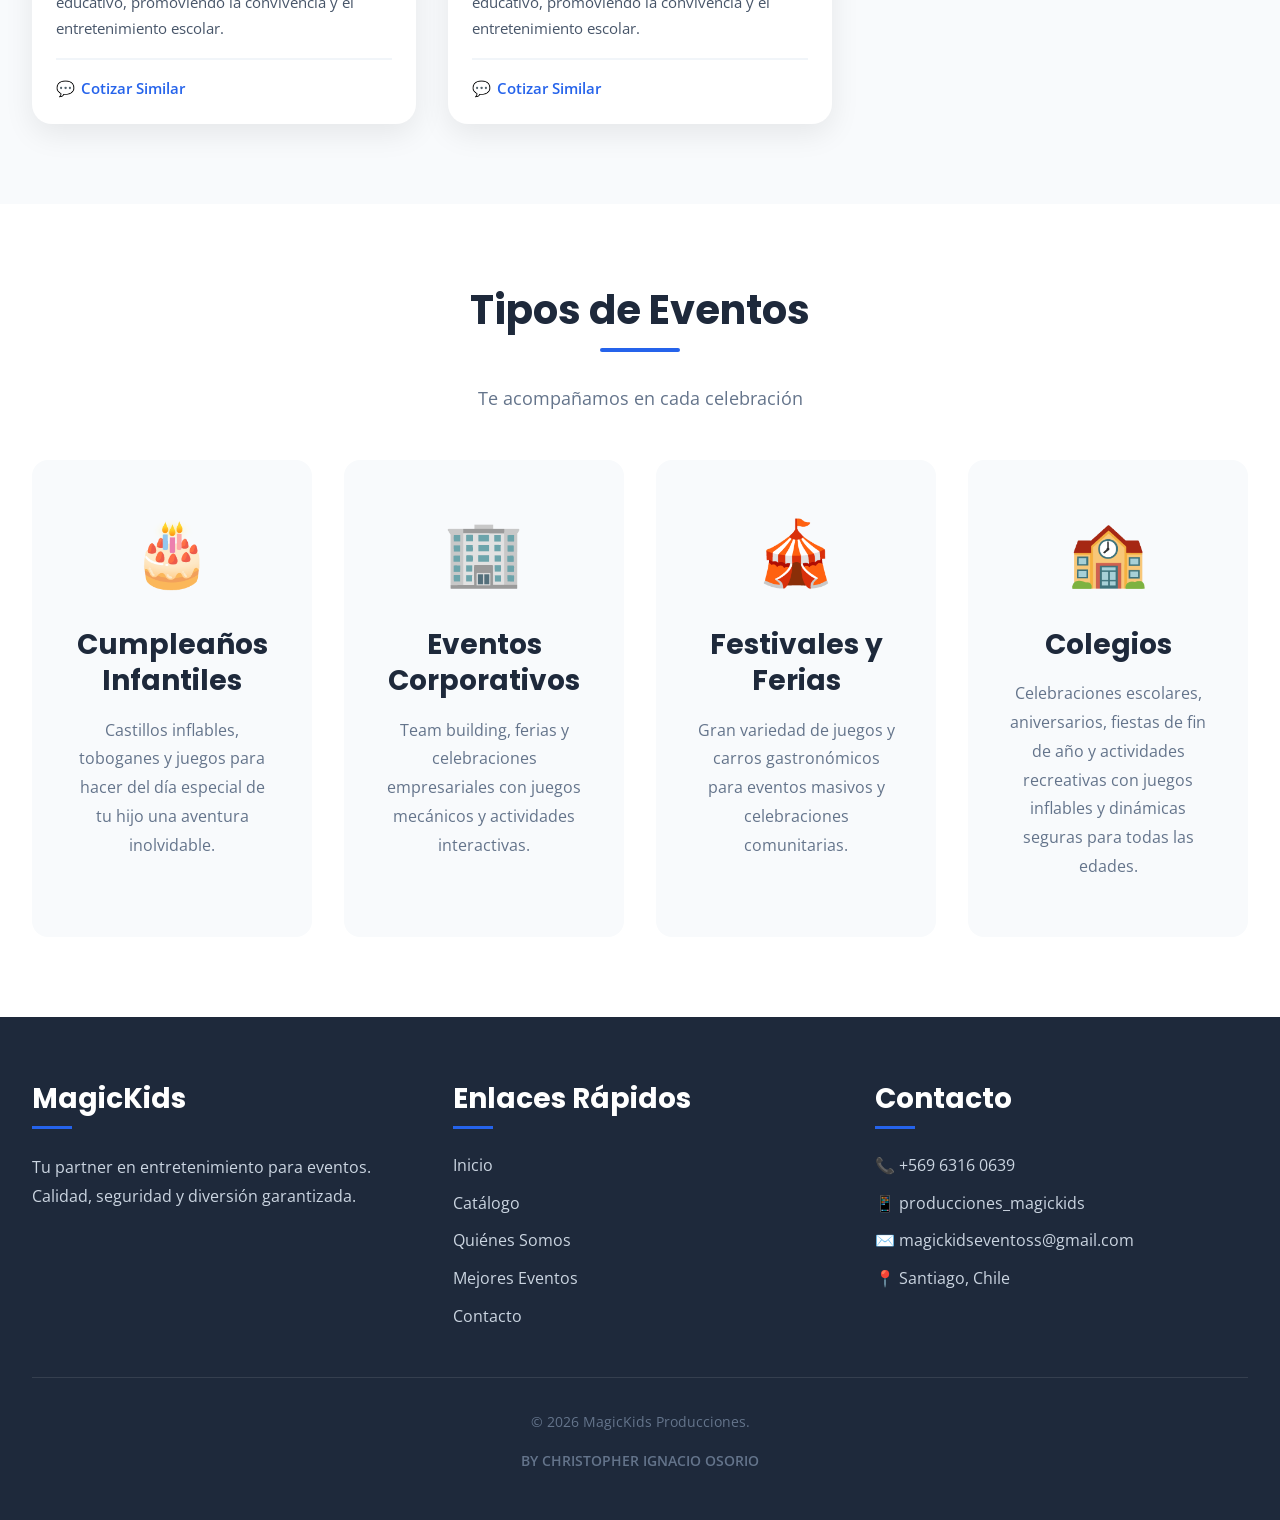
<file: eventos.html>
<!DOCTYPE html>
<html lang="es">
<head>
  <meta charset="UTF-8">
  <meta name="viewport" content="width=device-width, initial-scale=1.0">
  <title>Mejores Eventos | MagicKids</title>
  <link rel="stylesheet" href="css/styles.css">
  <link rel="preconnect" href="https://fonts.googleapis.com">
  <link rel="preconnect" href="https://fonts.gstatic.com" crossorigin>
  <link href="https://fonts.googleapis.com/css2?family=Open+Sans:wght@400;500;600;700&family=Poppins:wght@600;700;800&display=swap" rel="stylesheet">
  <style>
    /* Loader mínimo - se oculta a los 300ms SIEMPRE */
    #loader {
      position: fixed;
      top: 0;
      left: 0;
      width: 100%;
      height: 100%;
      background: white;
      display: flex;
      align-items: center;
      justify-content: center;
      z-index: 9999;
      transition: opacity 0.3s;
    }
    #loader.hidden {
      opacity: 0;
      pointer-events: none;
    }
    .loader-spinner {
      width: 40px;
      height: 40px;
      border: 4px solid #e2e8f0;
      border-top-color: #2563eb;
      border-radius: 50%;
      animation: spin 1s linear infinite;
    }
    @keyframes spin {
      to { transform: rotate(360deg); }
    }
    /* Hero sections con texto blanco */
    .eventos-hero h1,
    .eventos-hero p {
      color: white !important;
    }
    /* Estilo mejorado para tarjetas de eventos */
    .evento-card {
      background: white;
      border-radius: 20px;
      overflow: hidden;
      box-shadow: 0 10px 30px rgba(0,0,0,0.08);
      transition: all 0.3s ease;
      cursor: pointer;
      display: flex;
      flex-direction: column;
      height: 100%;
    }
    .evento-card:hover {
      transform: translateY(-10px);
      box-shadow: 0 20px 50px rgba(0,0,0,0.15);
    }
    .evento-imagen-container {
      position: relative;
      height: 250px;
      overflow: hidden;
      background: linear-gradient(135deg, #f0f9ff, #e0f2fe);
    }
    .evento-imagen {
      width: 100%;
      height: 100%;
      object-fit: cover;
      transition: transform 0.5s ease;
    }
    .evento-card:hover .evento-imagen {
      transform: scale(1.1);
    }
    .evento-badge {
      position: absolute;
      top: 15px;
      right: 15px;
      background: rgba(37, 99, 235, 0.95);
      color: white;
      padding: 8px 16px;
      border-radius: 25px;
      font-weight: 600;
      font-size: 0.9rem;
      backdrop-filter: blur(10px);
      box-shadow: 0 4px 15px rgba(0,0,0,0.2);
    }
    .evento-badge.corporativo { background: rgba(249, 115, 22, 0.95); }
    .evento-badge.festival { background: rgba(16, 185, 129, 0.95); }
    .evento-badge.familiar { background: rgba(245, 158, 11, 0.95); }
    .evento-info {
      padding: 24px;
      flex-grow: 1;
      display: flex;
      flex-direction: column;
    }
    .evento-titulo {
      color: #1e293b;
      font-size: 1.3rem;
      font-weight: 700;
      margin-bottom: 12px;
      line-height: 1.3;
    }
    .evento-detalles {
      display: flex;
      flex-direction: column;
      gap: 10px;
      margin-bottom: 16px;
      flex-grow: 1;
    }
    .evento-detalle {
      display: flex;
      align-items: center;
      gap: 8px;
      color: #64748b;
      font-size: 0.95rem;
    }
    .evento-descripcion {
      color: #475569;
      line-height: 1.7;
      font-size: 0.95rem;
      margin-bottom: 16px;
    }
    .evento-footer {
      display: flex;
      justify-content: space-between;
      align-items: center;
      padding-top: 16px;
      border-top: 2px solid #f1f5f9;
    }
    .evento-ver-mas {
      color: #2563eb;
      font-weight: 600;
      font-size: 0.95rem;
      display: flex;
      align-items: center;
      gap: 6px;
      transition: color 0.3s ease;
    }
    .evento-ver-mas:hover {
      color: #1d4ed8;
    }
    /* Botones de filtro mejorados */
    .filtro-btn {
      background: white;
      color: #2563eb;
      border: 2px solid #2563eb;
      padding: 10px 20px;
      border-radius: 25px;
      font-weight: 600;
      cursor: pointer;
      transition: all 0.3s ease;
      display: flex;
      align-items: center;
      gap: 8px;
    }
    .filtro-btn:hover,
    .filtro-btn.active {
      background: #2563eb;
      color: white;
      transform: translateY(-2px);
      box-shadow: 0 10px 25px rgba(37, 99, 235, 0.3);
    }
    .filtro-btn.corporativo:hover,
    .filtro-btn.corporativo.active { background: #f97316; border-color: #f97316; box-shadow: 0 10px 25px rgba(249, 115, 22, 0.3); }
    .filtro-btn.festival:hover,
    .filtro-btn.festival.active { background: #10b981; border-color: #10b981; box-shadow: 0 10px 25px rgba(16, 185, 129, 0.3); }
    .filtro-btn.familiar:hover,
    .filtro-btn.familiar.active { background: #f59e0b; border-color: #f59e0b; box-shadow: 0 10px 25px rgba(245, 158, 11, 0.3); }
    /* Grid responsive */
    .eventos-grid {
      display: grid;
      grid-template-columns: repeat(auto-fill, minmax(350px, 1fr));
      gap: 32px;
      margin-top: 32px;
    }
    @media (max-width: 768px) {
      .eventos-grid {
        grid-template-columns: 1fr;
        gap: 24px;
      }
      .evento-imagen-container {
        height: 200px;
      }
      .evento-info {
        padding: 20px;
      }
    }
  </style>

  <!-- ESTILOS PARA LA IMAGEN FLOTANTE FIJA (Más grande y al tope) -->
  <style>
    .floating-image {
      position: fixed;
      bottom: 0; /* Pegado al tope de abajo */
      right: 0;  /* Pegado al tope de la derecha */
      width: 140px; /* Tamaño más grande */
      height: auto;
      z-index: 99999; /* Por encima de absolutamente todo */
      cursor: pointer;
      transition: transform 0.3s ease, filter 0.3s ease;
      filter: drop-shadow(0 4px 8px rgba(0, 0, 0, 0.3));
    }

    .floating-image:hover {
      transform: scale(1.05); /* Efecto de agrandado suave al pasar el mouse */
    }

    /* Ajuste para celulares (sigue siendo grande pero adaptable) */
    @media (max-width: 768px) {
      .floating-image {
        width: 100px;
        bottom: 0;
        right: 0;
      }
    }
  </style>


</head>
<body>

  <!-- LOADER QUE SIEMPRE SE OCULTA -->
  <div id="loader">
    <div class="loader-spinner"></div>
  </div>

 

  <!-- HEADER -->
  <header class="navbar" id="navbar">
    <div class="nav-left">
      <a href="index.html">
        <img src="assents/imagenes/logo.png" alt="MagicKids Logo" class="logo">
      </a>
    </div>
    <button class="mobile-menu-btn" id="mobile-menu-btn">☰</button>
    <nav class="nav-center" id="nav-center">
      <a href="index.html" class="nav-link">Inicio</a>
      <div class="dropdown">
        <span class="nav-link dropdown-toggle">Catálogo ▾</span>
        <div class="dropdown-menu">
          <a href="catalogo.html">Todos los Productos</a>
          <a href="catalogo.html?categoria=inflables">Juegos Inflables</a>
          <a href="catalogo.html?categoria=mecanicos">Juegos Mecánicos</a>
          <a href="catalogo.html?categoria=interior">Juegos de Salón</a>
          <a href="catalogo.html?categoria=carros">Carros Gastronómicos</a>
          <a href="catalogo.html?categoria=otros">Otros</a>
        </div>
      </div>
      <a href="quienes-somos.html" class="nav-link">Quiénes Somos</a>
      <a href="eventos.html" class="nav-link">Mejores Eventos</a>
      <a href="contacto.html" class="nav-link">Contacto</a>
    </nav>
    <div class="nav-right">
      <button class="btn-whatsapp" onclick="enviarWhatsApp()">
      <span>WhatsApp</span>
    </button>

    <script>
      function enviarWhatsApp() {
        const telefono = "56963160639";
        const mensaje = "Hola, vengo desde el sitio web de MagicKids";
        const url = `https://wa.me/${telefono}?text=${encodeURIComponent(mensaje)}`;
        window.open(url, '_blank');
        }
    </script>
  </header>

  <!-- HERO SECTION CON TEXTO BLANCO -->
  <section class="quienes-somos-hero">
    <div class="container">
      <h1 style="color: white;" >Mejores Eventos</h1>
      <p style="font-size: 1.3rem; margin-top: 1rem; color: white;">Momentos inolvidables que hemos creado juntos</p>
    </div>
  </section>

  <!-- GALERÍA SECTION -->
  <section class="section">
    <div class="container">
      

      <!-- FILTROS MEJORADOS -->
      <div style="display: flex; justify-content: center; gap: 12px; flex-wrap: wrap; margin-bottom: 40px;">
        <button class="filtro-btn active" onclick="filtrarEventos('todos')" data-filter="todos">
          <span>✨</span> Todos
        </button>
        <button class="filtro-btn" onclick="filtrarEventos('cumpleanos')" data-filter="cumpleanos">
          <span>🎂</span> Cumpleaños
        </button>
        <button class="filtro-btn" onclick="filtrarEventos('corporativo')" data-filter="corporativo">
          <span>🏢</span> Corporativos
        </button>
        <button class="filtro-btn" onclick="filtrarEventos('festival')" data-filter="festival">
          <span>🎪</span> Festivales
        </button>
        <button class="filtro-btn" onclick="filtrarEventos('colegios')" data-filter="colegios">
          <span>🏫</span> Colegios
        </button>
      </div>

      <!-- GALERÍA (se llenará con JS) -->
      <div id="galeria-eventos" class="eventos-grid">
        <!-- Contenido de carga inicial -->
        <div class="evento-card" style="background: linear-gradient(135deg, #dbeafe, #bfdbfe);">
          <div class="evento-imagen-container" style="display: flex; align-items: center; justify-content: center;">
            <div style="font-size: 4rem; color: #94a3b8;">⏳</div>
          </div>
          <div class="evento-info">
            <div class="evento-titulo" style="background: #94a3b8; height: 24px; width: 60%; border-radius: 8px;"></div>
            <div style="background: #cbd5e1; height: 16px; width: 40%; border-radius: 8px; margin-bottom: 16px;"></div>
            <div style="background: #cbd5e1; height: 14px; width: 100%; border-radius: 8px; margin-bottom: 8px;"></div>
            <div style="background: #cbd5e1; height: 14px; width: 80%; border-radius: 8px;"></div>
          </div>
        </div>
        <div class="evento-card" style="background: linear-gradient(135deg, #ffedd5, #fed7aa);">
          <div class="evento-imagen-container" style="display: flex; align-items: center; justify-content: center;">
            <div style="font-size: 4rem; color: #94a3b8;">⏳</div>
          </div>
          <div class="evento-info">
            <div class="evento-titulo" style="background: #94a3b8; height: 24px; width: 60%; border-radius: 8px;"></div>
            <div style="background: #cbd5e1; height: 16px; width: 40%; border-radius: 8px; margin-bottom: 16px;"></div>
            <div style="background: #cbd5e1; height: 14px; width: 100%; border-radius: 8px; margin-bottom: 8px;"></div>
            <div style="background: #cbd5e1; height: 14px; width: 80%; border-radius: 8px;"></div>
          </div>
        </div>
        <div class="evento-card" style="background: linear-gradient(135deg, #d1fae5, #a7f3d0);">
          <div class="evento-imagen-container" style="display: flex; align-items: center; justify-content: center;">
            <div style="font-size: 4rem; color: #94a3b8;">⏳</div>
          </div>
          <div class="evento-info">
            <div class="evento-titulo" style="background: #94a3b8; height: 24px; width: 60%; border-radius: 8px;"></div>
            <div style="background: #cbd5e1; height: 16px; width: 40%; border-radius: 8px; margin-bottom: 16px;"></div>
            <div style="background: #cbd5e1; height: 14px; width: 100%; border-radius: 8px; margin-bottom: 8px;"></div>
            <div style="background: #cbd5e1; height: 14px; width: 80%; border-radius: 8px;"></div>
          </div>
        </div>
      </div>

      <!-- CONTENEDOR DE ERROR (oculto inicialmente) -->
      <div id="error-eventos" style="display: none; text-align: center; padding: 4rem; grid-column: 1 / -1;">
        <div style="font-size: 4rem; color: var(--danger); margin-bottom: 1.5rem;">⚠️</div>
        <h3 style="color: var(--danger); margin-bottom: 1rem; font-size: 1.8rem;">No se pudieron cargar los eventos</h3>
        <p style="color: var(--gray); margin-bottom: 2rem; font-size: 1.1rem;">Intenta recargar la página o contáctanos directamente</p>
        <button class="btn btn-primary" onclick="location.reload()" style="padding: 1rem 2.5rem; font-size: 1.1rem;">Recargar Página</button>
      </div>
    </div>
  </section>

  <!-- TESTIMONIOS SECTION -->
  <!-- <section class="section testimonios">
    <div class="container">
      <div class="section-title">
        <h2>Testimonios</h2>
        <p>Lo que dicen nuestros clientes</p>
      </div>

      <div class="testimonios-grid">
        <div class="testimonio-card">
          <div class="testimonio-texto">
            <p>"¡Increíble servicio! Los niños pasaron un día inolvidable con el castillo inflable. Todo fue perfecto desde la reserva hasta la instalación."</p>
          </div>
          <div class="testimonio-autor">
            <div class="testimonio-img">C</div>
            <div class="testimonio-info">
              <h4>Carmen Vidal</h4>
              <p>Mamá de cumpleañero</p>
            </div>
          </div>
        </div>
        <div class="testimonio-card">
          <div class="testimonio-texto">
            <p>"Contratamos el toro mecánico para nuestro evento corporativo y fue el éxito de la noche. El equipo fue súper profesional y responsable."</p>
          </div>
          <div class="testimonio-autor">
            <div class="testimonio-img">M</div>
            <div class="testimonio-info">
              <h4>Marco Soto</h4>
              <p>Gerente de Eventos</p>
            </div>
          </div>
        </div>
        <div class="testimonio-card">
          <div class="testimonio-texto">
            <p>"Excelente atención y calidad en los juegos. Los carros de algodón de azúcar fueron un éxito total. ¡Definitivamente los volveremos a contratar!"</p>
          </div>
          <div class="testimonio-autor">
            <div class="testimonio-img">A</div>
            <div class="testimonio-info">
              <h4>Ana Flores</h4>
              <p>Organizadora de eventos</p>
            </div>
          </div>
        </div>
      </div>
    </div>
  </section>
  -->

  <!-- TIPOS DE EVENTOS SECTION -->
  <section class="section" style="background: white;">
    <div class="container">
      <div class="section-title">
        <h2>Tipos de Eventos</h2>
        <p>Te acompañamos en cada celebración</p>
      </div>

      <div style="display: grid; grid-template-columns: repeat(auto-fit, minmax(250px, 1fr)); gap: 2rem; margin-top: 3rem;">
        <div style="text-align: center; padding: 2.5rem; background: var(--light); border-radius: 16px; transition: all 0.3s ease;">
          <div style="font-size: 4rem; margin-bottom: 1.5rem;">🎂</div>
          <h3 style="color: var(--dark); margin-bottom: 1rem;">Cumpleaños Infantiles</h3>
          <p style="color: var(--gray); line-height: 1.8;">Castillos inflables, toboganes y juegos para hacer del día especial de tu hijo una aventura inolvidable.</p>
        </div>
        <div style="text-align: center; padding: 2.5rem; background: var(--light); border-radius: 16px; transition: all 0.3s ease;">
          <div style="font-size: 4rem; margin-bottom: 1.5rem;">🏢</div>
          <h3 style="color: var(--dark); margin-bottom: 1rem;">Eventos Corporativos</h3>
          <p style="color: var(--gray); line-height: 1.8;">Team building, ferias y celebraciones empresariales con juegos mecánicos y actividades interactivas.</p>
        </div>
        <div style="text-align: center; padding: 2.5rem; background: var(--light); border-radius: 16px; transition: all 0.3s ease;">
          <div style="font-size: 4rem; margin-bottom: 1.5rem;">🎪</div>
          <h3 style="color: var(--dark); margin-bottom: 1rem;">Festivales y Ferias</h3>
          <p style="color: var(--gray); line-height: 1.8;">Gran variedad de juegos y carros gastronómicos para eventos masivos y celebraciones comunitarias.</p>
        </div>
        <div style="text-align: center; padding: 2.5rem; background: var(--light); border-radius: 16px; transition: all 0.3s ease;">
          <div style="font-size: 4rem; margin-bottom: 1.5rem;">🏫</div>
          <h3 style="color: var(--dark); margin-bottom: 1rem;">Colegios</h3>
          <p style="color: var(--gray); line-height: 1.8;">Celebraciones escolares, aniversarios, fiestas de fin de año y actividades recreativas con juegos inflables y dinámicas seguras para todas las edades.</p>
        </div>
      </div>
    </div>
  </section>

 

  <!-- FOOTER -->
  <footer class="footer">
    <div class="container">
      <div class="footer-grid">
        <div class="footer-col">
          <h3>MagicKids</h3>
          <p style="color: #cbd5e1; line-height: 1.8;">
            Tu partner en entretenimiento para eventos. Calidad, seguridad y diversión garantizada.
          </p>
        </div>
        <div class="footer-col">
          <h3>Enlaces Rápidos</h3>
          <div class="footer-links">
            <a href="index.html">Inicio</a>
            <a href="catalogo.html">Catálogo</a>
            <a href="quienes-somos.html">Quiénes Somos</a>
            <a href="eventos.html">Mejores Eventos</a>
            <a href="contacto.html">Contacto</a>
          </div>
        </div>
        <div class="footer-col">
          <h3>Contacto</h3>
          <div class="footer-contacto">
            <p>📞 +569 6316 0639</p>
            <p>📱 producciones_magickids</p>
            <p>✉️ magickidseventoss@gmail.com</p>
            <p>📍 Santiago, Chile</p>
          </div>
        </div>
      </div>
      <div class="footer-bottom">
        <p>&copy; 2026 MagicKids Producciones.</p>
        <a href="https://wa.me/56937073605" style="text-decoration: none; color: inherit;">
          <p>BY CHRISTOPHER IGNACIO OSORIO</p>
        </a>
      </div>
    </div>
  </footer>

  <script>
    // ===== OCULTAR LOADER SIEMPRE A LOS 300ms =====
    setTimeout(() => {
      const loader = document.getElementById('loader');
      if (loader) loader.classList.add('hidden');
    }, 300);

    // ===== VARIABLES GLOBALES =====
    let eventosGlobal = [];
    let filtroActual = 'todos';

    // ===== CARGAR EVENTOS DESDE JSON =====
    function cargarEventos() {
      fetch('data/eventos.json')
        .then(response => {
          if (!response.ok) throw new Error('Error al cargar eventos');
          return response.json();
        })
        .then(eventos => {
          eventosGlobal = eventos;
          renderizarEventos(eventos);
        })
        .catch(error => {
          console.error('Error:', error);
          mostrarError('No se pudieron cargar los eventos');
        });
    }

    // ===== RENDERIZAR EVENTOS =====
    function renderizarEventos(eventos) {
      const galeria = document.getElementById('galeria-eventos');
      const errorContainer = document.getElementById('error-eventos');
      
      if (!galeria) return;
      
      // Ocultar error si estaba visible
      if (errorContainer) errorContainer.style.display = 'none';
      
      // Limpiar galería
      galeria.innerHTML = '';
      
      // Renderizar cada evento
      eventos.forEach(evento => {
        const tipoNombres = {
          cumpleanos: 'Cumpleaños',
          corporativo: 'Corporativo',
          festival: 'Festival',
          colegios: 'Colegios'
        };
        
        const tipoIconos = {
          cumpleanos: '🎂',
          corporativo: '🏢',
          festival: '🎪',
          colegios: '🏫'
        };
        
        const tipoColores = {
          cumpleanos: '37, 99, 235',
          corporativo: '249, 115, 22',
          festival: '16, 185, 129',
          colegios: '245, 158, 11'
        };
        
        const eventoCard = document.createElement('div');
        eventoCard.className = 'evento-card';
        
        eventoCard.innerHTML = `
          <div class="evento-imagen-container">
            ${evento.imagenes && evento.imagenes[0] ? 
              `<img src="assents/imagenes/${evento.imagenes[0]}" alt="${evento.nombre}" class="evento-imagen">` : 
              `<div style="width: 100%; height: 100%; display: flex; align-items: center; justify-content: center; background: linear-gradient(135deg, rgb(${tipoColores[evento.tipo]}), #7c3aed); color: white; font-size: 5rem;">
                ${tipoIconos[evento.tipo] || '🎉'}
              </div>`
            }
            <div class="evento-badge ${evento.tipo}" style="position: absolute; top: 15px; right: 15px; background: rgba(${tipoColores[evento.tipo]}, 0.95);">
              ${tipoIconos[evento.tipo] || ''} ${tipoNombres[evento.tipo] || evento.tipo}
            </div>
          </div>
          <div class="evento-info">
            <h3 class="evento-titulo">${evento.nombre}</h3>
            <div class="evento-detalles">
              <div class="evento-detalle">
                <span>📍</span>
                <span>${evento.ubicacion}</span>
              </div>
              <div class="evento-detalle">
                <span>📅</span>
                <span>${formatearFecha(evento.fecha)}</span>
              </div>
            </div>
            <p class="evento-descripcion">${evento.descripcion}</p>
            <div class="evento-footer">
              <a href="https://wa.me/56963160639?text=${encodeURIComponent('Hola, vi su evento: ' + evento.nombre + ' y me interesa cotizar algo similar.')}" class="evento-ver-mas" target="_blank">
                <span>💬</span> Cotizar Similar
              </a>
            </div>
          </div>
        `;
        
        eventoCard.addEventListener('mouseenter', () => {
          eventoCard.style.transform = 'translateY(-10px)';
          eventoCard.style.boxShadow = '0 20px 50px rgba(0,0,0,0.15)';
        });
        
        eventoCard.addEventListener('mouseleave', () => {
          eventoCard.style.transform = 'translateY(0)';
          eventoCard.style.boxShadow = '0 10px 30px rgba(0,0,0,0.08)';
        });
        
        galeria.appendChild(eventoCard);
      });
      
      // Si no hay eventos, mostrar mensaje
      if (eventos.length === 0) {
        galeria.innerHTML = `
          <div style="grid-column: 1 / -1; text-align: center; padding: 4rem; background: white; border-radius: 20px; box-shadow: var(--shadow-sm);">
            <div style="font-size: 4rem; margin-bottom: 1.5rem; color: var(--gray);">🔍</div>
            <h3 style="color: var(--gray); margin-bottom: 1rem; font-size: 1.8rem;">No hay eventos con este filtro</h3>
            <p style="color: var(--gray); margin-bottom: 2rem; font-size: 1.1rem;">Intenta con otra categoría para ver más eventos</p>
            <button class="btn btn-outline" onclick="filtrarEventos('todos')" style="padding: 0.8rem 2rem; font-size: 1rem;">Ver Todos los Eventos</button>
          </div>
        `;
      }
    }

    // ===== FORMATEAR FECHA =====
    function formatearFecha(fechaStr) {
      const fecha = new Date(fechaStr);
      const opciones = { year: 'numeric', month: 'long', day: 'numeric' };
      return fecha.toLocaleDateString('es-CL', opciones);
    }

    // ===== FILTRAR EVENTOS =====
    function filtrarEventos(tipo) {
      // Actualizar botones activos
      document.querySelectorAll('.filtro-btn').forEach(btn => {
        btn.classList.remove('active');
      });
      event.target.classList.add('active');
      
      if (tipo === 'todos') {
        renderizarEventos(eventosGlobal);
      } else {
        const filtrados = eventosGlobal.filter(evento => evento.tipo === tipo);
        renderizarEventos(filtrados);
      }
    }

    // ===== MOSTRAR ERROR =====
    function mostrarError(mensaje) {
      const galeria = document.getElementById('galeria-eventos');
      if (galeria) {
        galeria.innerHTML = `
          <div style="grid-column: 1 / -1; text-align: center; padding: 3rem; background: white; border-radius: 16px; box-shadow: var(--shadow-sm);">
            <div style="font-size: 3rem; color: var(--danger); margin-bottom: 1rem;">⚠️</div>
            <h3 style="color: var(--danger); margin-bottom: 1rem;">Error</h3>
            <p style="color: var(--gray); margin-bottom: 1.5rem;">${mensaje}</p>
            <button class="btn btn-primary" onclick="location.reload()" style="padding: 0.75rem 2rem;">Recargar</button>
          </div>
        `;
      }
    }

    // ===== CONFIGURAR MENÚ =====
    function configurarMenu() {
      const mobileMenuBtn = document.getElementById('mobile-menu-btn');
      const navCenter = document.getElementById('nav-center');
      
      if (mobileMenuBtn && navCenter) {
        mobileMenuBtn.addEventListener('click', () => {
          navCenter.classList.toggle('active');
          mobileMenuBtn.textContent = navCenter.classList.contains('active') ? '✕' : '☰';
        });
      }
      
      window.addEventListener('scroll', () => {
        const navbar = document.getElementById('navbar');
        if (navbar) {
          navbar.classList.toggle('scrolled', window.scrollY > 50);
        }
      });
    }

    // ===== CARGAR EVENTOS AL INICIAR =====
    document.addEventListener('DOMContentLoaded', () => {
      cargarEventos();
      configurarMenu();
    });
  </script>

  <!-- IMAGEN FLOTANTE FIJA (Esquina inferior derecha, más grande y al tope) -->
  <!-- ⚠️ IMPORTANTE: Cambia "tu-imagen.png" por el nombre real de tu archivo PNG en tu carpeta -->
  <a href="https://wa.me/56963160639" target="_blank" class="floating-link" title="Contáctanos por WhatsApp">
    <img src="assents/imagenes/chavelito.png" alt="Botón flotante" class="floating-image">
  </a>

  
</body>
</html>
</file>
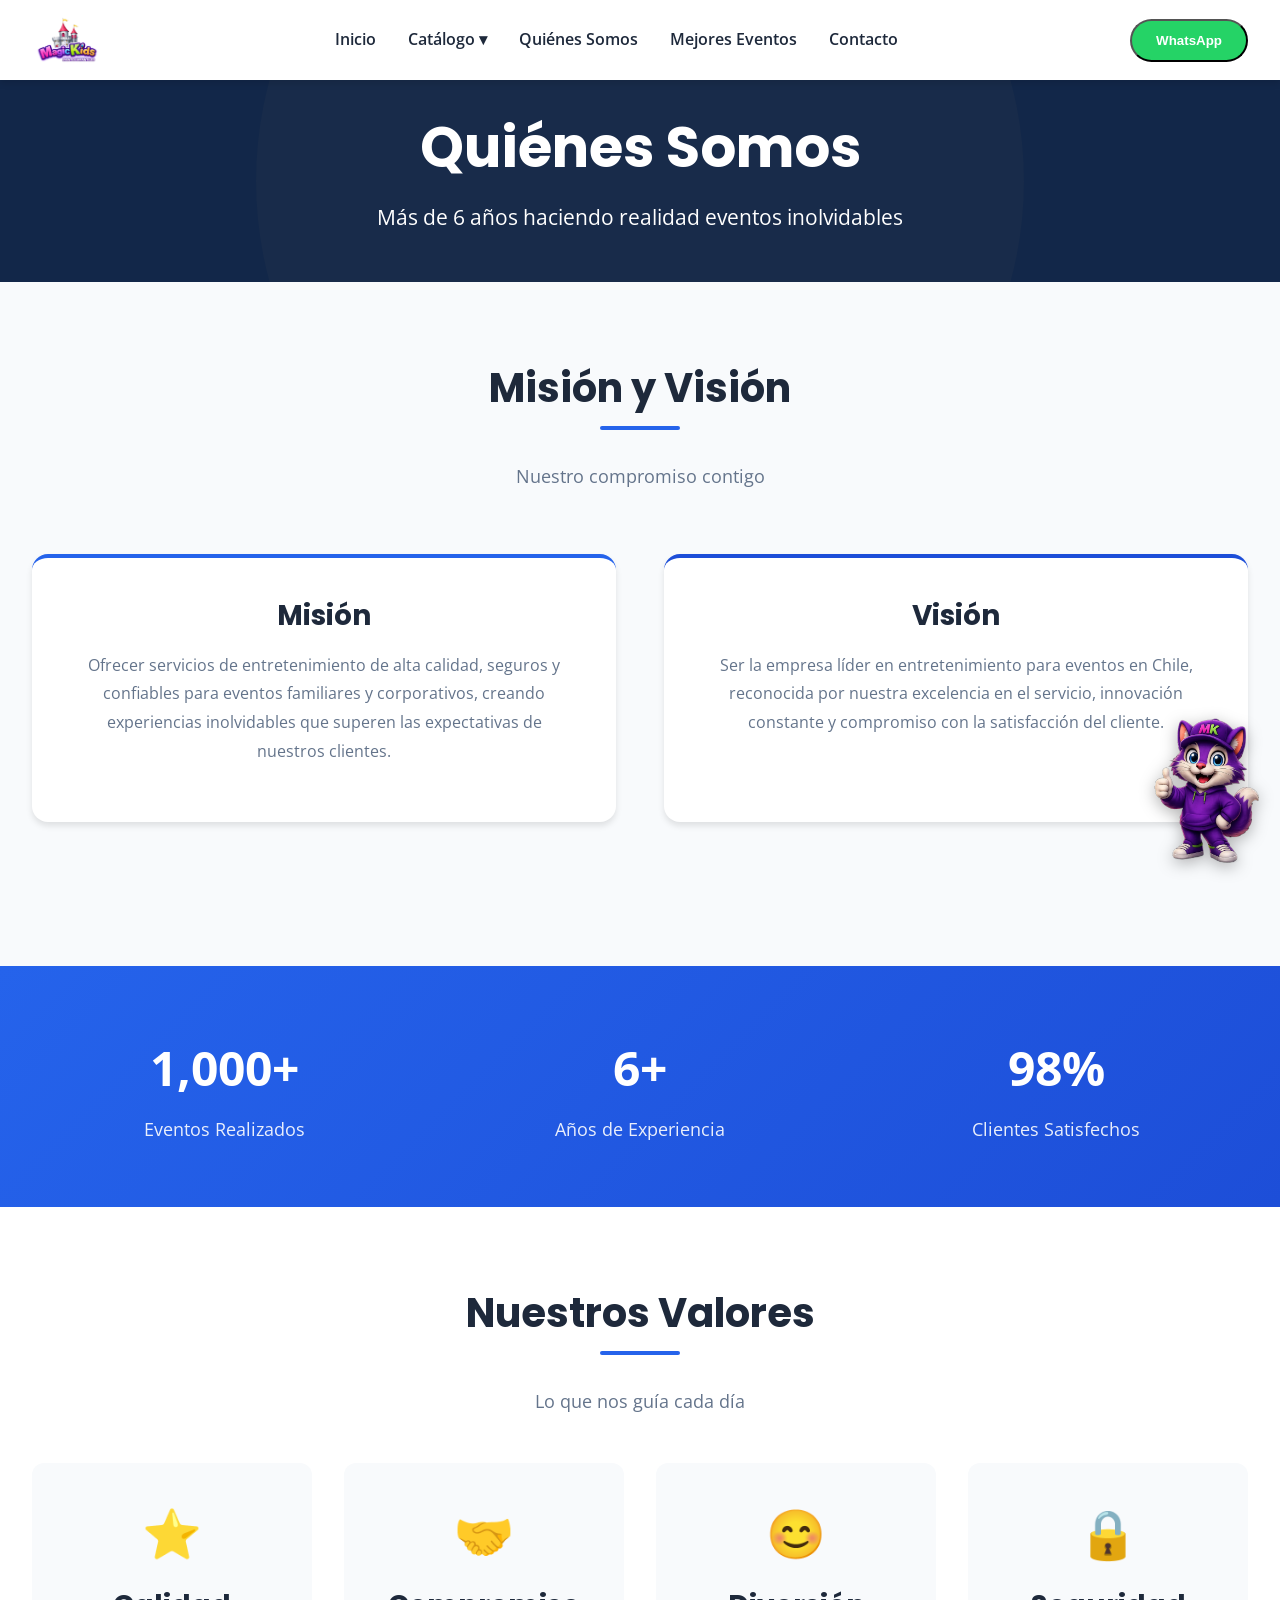
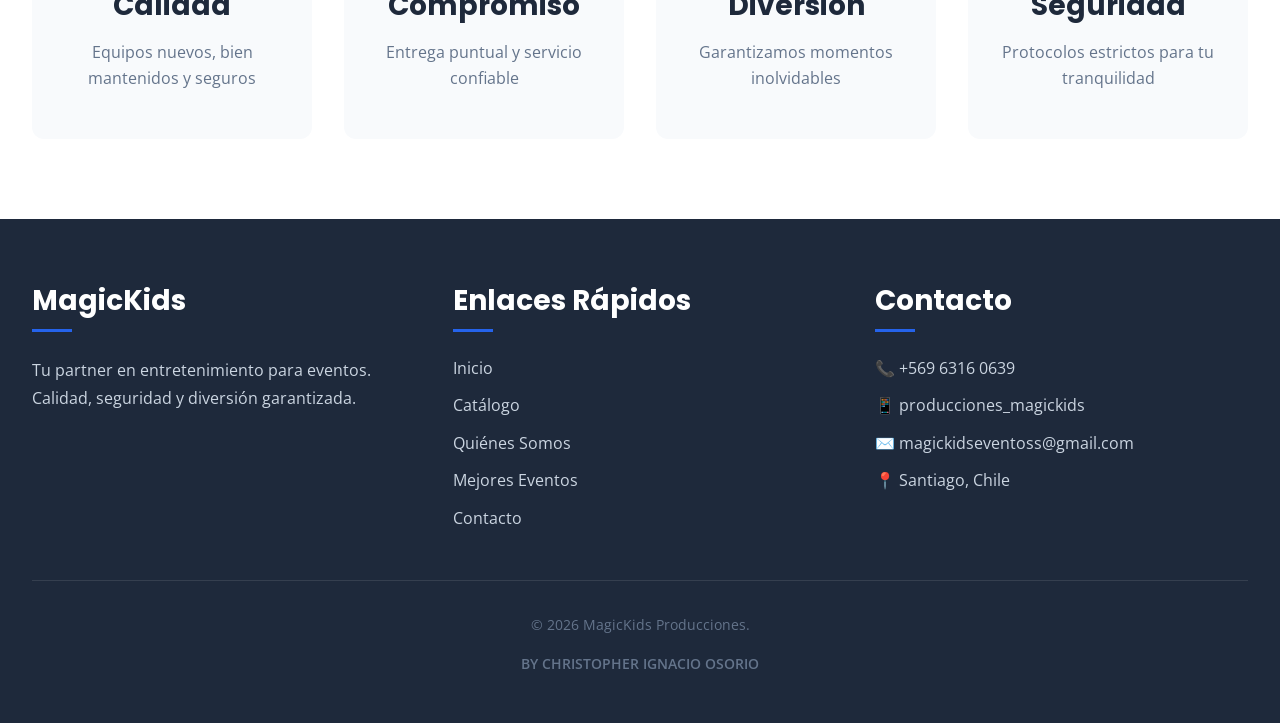
<file: quienes-somos.html>
<!DOCTYPE html>
<html lang="es">
<head>
  <meta charset="UTF-8">
  <meta name="viewport" content="width=device-width, initial-scale=1.0">
  <title>Quiénes Somos | MagicKids</title>
  <link rel="stylesheet" href="css/styles.css">
  <link rel="preconnect" href="https://fonts.googleapis.com">
  <link rel="preconnect" href="https://fonts.gstatic.com" crossorigin>
  <link href="https://fonts.googleapis.com/css2?family=Open+Sans:wght@400;500;600;700&family=Poppins:wght@600;700;800&display=swap" rel="stylesheet">
</head>
<body>



  <!-- ESTILOS PARA LA IMAGEN FLOTANTE FIJA (Más grande y al tope) -->
  <style>
    .floating-image {
      position: fixed;
      bottom: 0; /* Pegado al tope de abajo */
      right: 0;  /* Pegado al tope de la derecha */
      width: 140px; /* Tamaño más grande */
      height: auto;
      z-index: 99999; /* Por encima de absolutamente todo */
      cursor: pointer;
      transition: transform 0.3s ease, filter 0.3s ease;
      filter: drop-shadow(0 4px 8px rgba(0, 0, 0, 0.3));
    }

    .floating-image:hover {
      transform: scale(1.05); /* Efecto de agrandado suave al pasar el mouse */
    }

    /* Ajuste para celulares (sigue siendo grande pero adaptable) */
    @media (max-width: 768px) {
      .floating-image {
        width: 100px;
        bottom: 0;
        right: 0;
      }
    }
  </style>



  <!-- LOADER -->
  <div class="loader" id="loader">
    <div class="loader-spinner"></div>
  </div>



  <!-- HEADER -->
  <header class="navbar" id="navbar">
    <div class="nav-left">
      <a href="index.html">
        <img src="assents/imagenes/logo.png" alt="MagicKids Logo" class="logo">
      </a>
    </div>

    <button class="mobile-menu-btn" id="mobile-menu-btn">☰</button>

    <nav class="nav-center" id="nav-center">
      <a href="index.html" class="nav-link">Inicio</a>

      <div class="dropdown" id="catalogo-dropdown">
        <span class="nav-link dropdown-toggle">Catálogo ▾</span>
        <div class="dropdown-menu">
          <a href="catalogo.html">Todos los Productos</a>
          <a href="catalogo.html?categoria=inflables">Juegos Inflables</a>
          <a href="catalogo.html?categoria=mecanicos">Juegos Mecánicos</a>
          <a href="catalogo.html?categoria=interior">Juegos de Salón</a>
          <a href="catalogo.html?categoria=carros">Carros Gastronómicos</a>
          <a href="catalogo.html?categoria=otros">Otros</a>
        </div>
      </div>

      <a href="quienes-somos.html" class="nav-link">Quiénes Somos</a>
      <a href="eventos.html" class="nav-link">Mejores Eventos</a>
      <a href="contacto.html" class="nav-link">Contacto</a>
    </nav>

    <div class="nav-right">
      <button class="btn-whatsapp" onclick="enviarWhatsApp()">
      <span>WhatsApp</span>
    </button>

    <script>
      function enviarWhatsApp() {
        const telefono = "56963160639";
        const mensaje = "Hola, vengo desde el sitio web de MagicKids";
        const url = `https://wa.me/${telefono}?text=${encodeURIComponent(mensaje)}`;
        window.open(url, '_blank');
        }
    </script>
  </header>

  <!-- HERO SECTION -->
  <section class="quienes-somos-hero">
    <div class="container">
      <h1 style="color: white;">Quiénes Somos</h1>
      <p style="font-size: 1.3rem; margin-top: 1rem; color: white;">Más de 6 años haciendo realidad eventos inolvidables</p>
    </div>
  </section>

  


  <!-- EQUIPO SECTION -->
  <!--<section class="section" >
    <div class="container">
      <div class="section-title">
        <h2>Nuestro Equipo</h2>
        <p>Personas comprometidas con tu diversión</p>
      </div>

      <div class="equipo-grid">
        <div style="padding-top: 20px;" class="miembro-card">
          <div class="miembro-img">CD</div>
          <div class="miembro-info">
            <h3>Camilo Diaz</h3>
            <p>Fundador y Jefe de Magickids</p>
          </div>
        </div>
        <div style="padding-top: 20px;" class="miembro-card">
          <div  class="miembro-img">CR</div>
          <div class="miembro-info">
            <h3>Cristobal</h3>
            <p>Coordinador de Eventos</p>
          </div>
        </div>
        <div style="padding-top: 20px;" class="miembro-card">
          <div class="miembro-img">CO</div>
          <div class="miembro-info">
            <h3>Christopher</h3>
            <p>Desarrollador Web</p>
          </div>
        </div>
      </div>
    </div>
  </section>-->







  <!-- MISIÓN Y VISIÓN -->
  <section class="section" style="background: var(--light);">
    <div class="container">
      <div class="section-title">
        <h2>Misión y Visión</h2>
        <p>Nuestro compromiso contigo</p>
      </div>

      <div class="mision-vision">
        <div class="mision-card">
          <h3>Misión</h3>
          <p style="color: var(--gray); line-height: 1.8;">
            Ofrecer servicios de entretenimiento de alta calidad, seguros y confiables para eventos familiares y corporativos, creando experiencias inolvidables que superen las expectativas de nuestros clientes.
          </p>
        </div>
        <div class="vision-card">
          <h3>Visión</h3>
          <p style="color: var(--gray); line-height: 1.8;">
            Ser la empresa líder en entretenimiento para eventos en Chile, reconocida por nuestra excelencia en el servicio, innovación constante y compromiso con la satisfacción del cliente.
          </p>
        </div>
      </div>
    </div>
  </section>

  <!-- ESTADÍSTICAS SECTION -->
  <section class="section estadisticas">
    <div class="container">
      <div class="estadisticas-grid">
        <div>
          <div class="estadistica-number">1,000+</div>
          <div class="estadistica-label">Eventos Realizados</div>
        </div>
        <div>
          <div class="estadistica-number">6+</div>
          <div class="estadistica-label">Años de Experiencia</div>
        </div>
        <div>
          <div class="estadistica-number">98%</div>
          <div class="estadistica-label">Clientes Satisfechos</div>
        </div>
      </div>
    </div>
  </section>

  <!-- VALORES SECTION -->
  <section class="section" style="background: white;">
    <div class="container">
      <div class="section-title">
        <h2>Nuestros Valores</h2>
        <p>Lo que nos guía cada día</p>
      </div>

      <div style="display: grid; grid-template-columns: repeat(auto-fit, minmax(250px, 1fr)); gap: 2rem; margin-top: 3rem;">
        <div style="text-align: center; padding: 2rem; background: var(--light); border-radius: 12px;">
          <div style="font-size: 3rem; margin-bottom: 1rem;">⭐</div>
          <h3 style="color: var(--dark); margin-bottom: 1rem;">Calidad</h3>
          <p style="color: var(--gray);">Equipos nuevos, bien mantenidos y seguros</p>
        </div>
        <div style="text-align: center; padding: 2rem; background: var(--light); border-radius: 12px;">
          <div style="font-size: 3rem; margin-bottom: 1rem;">🤝</div>
          <h3 style="color: var(--dark); margin-bottom: 1rem;">Compromiso</h3>
          <p style="color: var(--gray);">Entrega puntual y servicio confiable</p>
        </div>
        <div style="text-align: center; padding: 2rem; background: var(--light); border-radius: 12px;">
          <div style="font-size: 3rem; margin-bottom: 1rem;">😊</div>
          <h3 style="color: var(--dark); margin-bottom: 1rem;">Diversión</h3>
          <p style="color: var(--gray);">Garantizamos momentos inolvidables</p>
        </div>
        <div style="text-align: center; padding: 2rem; background: var(--light); border-radius: 12px;">
          <div style="font-size: 3rem; margin-bottom: 1rem;">🔒</div>
          <h3 style="color: var(--dark); margin-bottom: 1rem;">Seguridad</h3>
          <p style="color: var(--gray);">Protocolos estrictos para tu tranquilidad</p>
        </div>
      </div>
    </div>
  </section>


  <!-- FOOTER -->
  <footer class="footer">
    <div class="container">
      <div class="footer-grid">
        <div class="footer-col">
          <h3>MagicKids</h3>
          <p style="color: #cbd5e1; line-height: 1.8;">
            Tu partner en entretenimiento para eventos. Calidad, seguridad y diversión garantizada.
          </p>
        </div>
        <div class="footer-col">
          <h3>Enlaces Rápidos</h3>
          <div class="footer-links">
            <a href="index.html">Inicio</a>
            <a href="catalogo.html">Catálogo</a>
            <a href="quienes-somos.html">Quiénes Somos</a>
            <a href="eventos.html">Mejores Eventos</a>
            <a href="contacto.html">Contacto</a>
          </div>
        </div>
        <div class="footer-col">
          <h3>Contacto</h3>
          <div class="footer-contacto">
            <p>📞 +569 6316 0639</p>
            <p>📱 producciones_magickids</p>
            <p>✉️ magickidseventoss@gmail.com</p>
            <p>📍 Santiago, Chile</p>
          </div>
        </div>
      </div>
      <div class="footer-bottom">
        <p>&copy; 2026 MagicKids Producciones.</p>
        <a href="https://wa.me/56937073605" style="text-decoration: none; color: inherit;">
          <p>BY CHRISTOPHER IGNACIO OSORIO</p>
        </a>
      </div>
    </div>
  </footer>

  <script>
    // Loader con timeout de seguridad
    window.addEventListener('load', () => {
      setTimeout(() => {
        const loader = document.getElementById('loader');
        if (loader) loader.classList.add('hidden');
      }, 300);
    });

    setTimeout(() => {
      const loader = document.getElementById('loader');
      if (loader && !loader.classList.contains('hidden')) {
        loader.classList.add('hidden');
      }
    }, 3000);

    // Navbar scroll effect
    window.addEventListener('scroll', () => {
      const navbar = document.getElementById('navbar');
      if (window.scrollY > 50) {
        navbar.classList.add('scrolled');
      } else {
        navbar.classList.remove('scrolled');
      }
    });

    // Mobile menu
    const mobileMenuBtn = document.getElementById('mobile-menu-btn');
    const navCenter = document.getElementById('nav-center');
    const dropdownToggle = document.querySelector('.dropdown-toggle');

    if (mobileMenuBtn && navCenter) {
      mobileMenuBtn.addEventListener('click', () => {
        navCenter.classList.toggle('active');
        mobileMenuBtn.textContent = navCenter.classList.contains('active') ? '✕' : '☰';
      });
    }

    if (dropdownToggle) {
      dropdownToggle.addEventListener('click', (e) => {
        if (window.innerWidth <= 768) {
          e.preventDefault();
          document.querySelector('.dropdown').classList.toggle('active');
        }
      });
    }
  </script>

  <!-- IMAGEN FLOTANTE FIJA (Esquina inferior derecha, más grande y al tope) -->
  <!-- ⚠️ IMPORTANTE: Cambia "tu-imagen.png" por el nombre real de tu archivo PNG en tu carpeta -->
  <a href="https://wa.me/56963160639" target="_blank" class="floating-link" title="Contáctanos por WhatsApp">
    <img src="assents/imagenes/chavelito.png" alt="Botón flotante" class="floating-image">
  </a>

  
</body>
</html>
</file>
<file: css/styles.css>
/* ========================================
MAGIC KIDS - CSS OPTIMIZADO Y ORGANIZADO
Estructura: Variables → Base → Componentes → Páginas → Responsive
Corrección: Navbar móvil (Logo centrado, Hamburger izquierda)
======================================== */

/* ========================================
🎨 00. VARIABLES GLOBALES (Design System)
======================================== */
:root {
  /* Colores principales */
  --primary: #2563eb;
  --primary-dark: #1d4ed8;
  --secondary: #1d4ed8;
  --secondary-dark: #ea580c;
  --dark: #1e293b;
  --light: #f8fafc;
  --gray: #64748b;
  --success: #10b981;
  --warning: #f59e0b;
  --danger: #ef4444;
  
  /* Sombras */
  --shadow-sm: 0 4px 6px rgba(0,0,0,0.1);
  --shadow-md: 0 10px 25px rgba(0,0,0,0.15);
  --shadow-lg: 0 20px 50px rgba(0,0,0,0.2);
  
  /* Bordes redondeados */
  --radius-sm: 8px;
  --radius-md: 16px;
  --radius-lg: 24px;
  --radius-full: 9999px;
  
  /* Transiciones */
  --transition: all 0.3s ease;
}

/* ========================================
🔄 01. RESET Y BASE
======================================== */
* {
  margin: 0;
  padding: 0;
  box-sizing: border-box;
}

html {
  scroll-behavior: smooth;
}

body {
  font-family: 'Open Sans', -apple-system, BlinkMacSystemFont, 'Segoe UI', Roboto, sans-serif;
  background-color: var(--light);
  color: var(--dark);
  line-height: 1.6;
  overflow-x: hidden;
}

/* ========================================
🔤 02. TIPOGRAFÍA
======================================== */
h1, h2, h3, h4, h5, h6 {
  font-family: 'Poppins', 'Open Sans', sans-serif;
  font-weight: 700;
  line-height: 1.3;
  margin-bottom: 1rem;
  color: var(--dark);
}

h1 { font-size: 3.5rem; }
h2 { font-size: 2.5rem; }
h3 { font-size: 1.75rem; }
h4 { font-size: 1.5rem; }
h5 { font-size: 1.25rem; }
h6 { font-size: 1rem; }

p {
  margin-bottom: 1rem;
  color: var(--gray);
}

a {
  text-decoration: none;
  color: inherit;
  transition: var(--transition);
}

img {
  max-width: 100%;
  height: auto;
  display: block;
}

/* ========================================
🧰 03. UTILIDADES GLOBALES
======================================== */
.container {
  width: 100%;
  max-width: 1400px;
  margin: 0 auto;
  padding: 0 2rem;
}

.section {
  padding: 5rem 0;
}

.section-title {
  text-align: center;
  margin-bottom: 3rem;
}

.section-title h2 {
  font-size: 2.5rem;
  color: var(--dark);
  position: relative;
  display: inline-block;
  padding-bottom: 1rem;
}

.section-title h2::after {
  content: '';
  position: absolute;
  bottom: 0;
  left: 50%;
  transform: translateX(-50%);
  width: 80px;
  height: 4px;
  background: var(--primary);
  border-radius: var(--radius-full);
}

.section-title p {
  color: var(--gray);
  margin-top: 1rem;
  font-size: 1.1rem;
}

/* ========================================
🔘 04. BOTONES
======================================== */
.btn {
  display: inline-block;
  padding: 1rem 2.5rem;
  border-radius: var(--radius-full);
  font-weight: 600;
  text-align: center;
  cursor: pointer;
  transition: var(--transition);
  border: none;
  font-size: 1rem;
}

.btn-primary {
  background: var(--primary);
  color: white;
}
.btn-primary:hover {
  background: var(--primary-dark);
  transform: translateY(-2px);
  box-shadow: var(--shadow-md);
}

.btn-secondary {
  background: var(--secondary);
  color: white;
}
.btn-secondary:hover {
  background: var(--secondary-dark);
  transform: translateY(-2px);
  box-shadow: var(--shadow-md);
}

.btn-outline {
  background: transparent;
  border: 2px solid var(--primary);
  color: var(--primary);
}
.btn-outline:hover {
  background: var(--primary);
  color: white;
}

/* ========================================
🧭 05. NAVBAR (Global - Todas las páginas)
======================================== */
.navbar {
  position: sticky;
  top: 0;
  height: 80px;
  background: white;
  display: flex;
  align-items: center;
  justify-content: space-between;
  padding: 0 2rem;
  box-shadow: var(--shadow-sm);
  z-index: 1000;
  transition: var(--transition);
}

.navbar.scrolled {
  height: 70px;
  box-shadow: var(--shadow-md);
}

.nav-left {
  display: flex;
  align-items: center;
}

.logo {
  height: 50px;
  transition: var(--transition);
}
.logo:hover {
  transform: scale(1.05);
}

.nav-center {
  display: flex;
  align-items: center;
  gap: 2rem;
}

.nav-link {
  font-weight: 600;
  color: var(--dark);
  position: relative;
  padding: 0.5rem 0;
}
.nav-link::after {
  content: '';
  position: absolute;
  bottom: 0;
  left: 0;
  width: 0;
  height: 2px;
  background: var(--primary);
  transition: var(--transition);
}
.nav-link:hover::after {
  width: 100%;
}
.nav-link:hover {
  color: var(--primary);
}

.dropdown {
  position: relative;
}

.dropdown-menu {
  position: absolute;
  top: 100%;
  left: 0;
  background: white;
  border-radius: var(--radius-md);
  box-shadow: var(--shadow-lg);
  display: none;
  flex-direction: column;
  min-width: 240px;
  padding: 1rem 0;
  z-index: 1001;
  opacity: 0;
  transform: translateY(10px);
  transition: var(--transition);
}
.dropdown:hover .dropdown-menu {
  display: flex;
  opacity: 1;
  transform: translateY(0);
}

.dropdown-menu a {
  padding: 0.75rem 1.5rem;
  color: var(--dark);
  font-weight: 500;
}
.dropdown-menu a:hover {
  background: var(--light);
  color: var(--primary);
  padding-left: 1.75rem;
}

.nav-right {
  display: flex;
  align-items: center;
  gap: 1rem;
}

.btn-whatsapp {
  background: #25d366;
  color: white;
  padding: 0.75rem 1.5rem;
  border-radius: var(--radius-full);
  display: flex;
  align-items: center;
  gap: 0.5rem;
  font-weight: 600;
   float: right;
}
.btn-whatsapp:hover {
  background: #128c7e;
  transform: translateY(-2px);
  box-shadow: var(--shadow-md);
}

.mobile-menu-btn {
  display: none;
  background: none;
  border: none;
  font-size: 1.5rem;
  cursor: pointer;
  color: var(--dark);
}

/* ========================================
🎬 06. HERO SECTION (index.html)
======================================== */
.hero {
  height: calc(100vh - 80px);
  position: relative;
  overflow: hidden;
  background: black;
  display: flex;
  align-items: center;
  justify-content: center;
  text-align: center;
}

.hero-video {
  position: absolute;
  inset: 0;
  width: 100%;
  height: 100%;
  object-fit: cover;
  z-index: 0;
}

.hero-overlay {
  position: absolute;
  inset: 0;
  background: linear-gradient(rgba(0, 0, 0, 0.55), rgba(0, 0, 0, 0.55));
  z-index: 1;
}

.hero-content {
  position: relative;
  z-index: 2;
  max-width: 900px;
  padding: 0 2rem;
  display: flex;
  flex-direction: column;
  align-items: center;
}

.hero-content h1 {
  font-size: 4rem;
  margin-bottom: 1.5rem;
  color: white;
  text-shadow: 0 4px 20px rgba(0,0,0,0.6);
}

.hero-content p {
  font-size: 1.5rem;
  margin-bottom: 2.5rem;
  color: rgba(255,255,255,0.95);
  text-shadow: 0 2px 10px rgba(0,0,0,0.5);
}

.hero-buttons {
  display: flex;
  gap: 1rem;
  justify-content: center;
}

/* Animaciones Hero */
@keyframes fadeInDown {
  from { opacity: 0; transform: translateY(-30px); }
  to { opacity: 1; transform: translateY(0); }
}
@keyframes fadeInUp {
  from { opacity: 0; transform: translateY(30px); }
  to { opacity: 1; transform: translateY(0); }
}
@keyframes fadeIn {
  from { opacity: 0; }
  to { opacity: 1; }
}

/* ========================================
⭐ 07. DESTACADOS (index.html)
======================================== */
.destacados {
  background: white;
}

.destacados-grid {
  display: grid;
  grid-template-columns: repeat(auto-fill, minmax(280px, 1fr));
  gap: 2rem;
  margin-top: 3rem;
}

/* ========================================
📂 08. CATEGORÍAS (index.html)
======================================== */
.categorias {
  background: linear-gradient(135deg, #f0f9ff 0%, #e0f2fe 100%);
}

.categorias-grid {
  display: grid;
  grid-template-columns: repeat(auto-fit, minmax(220px, 1fr));
  gap: 2rem;
  margin-top: 3rem;
}

.categoria-card {
  background: white;
  border-radius: var(--radius-md);
  padding: 2rem;
  text-align: center;
  box-shadow: var(--shadow-sm);
  transition: var(--transition);
  cursor: pointer;
}
.categoria-card:hover {
  transform: translateY(-10px);
  box-shadow: var(--shadow-lg);
}

.categoria-icon {
  width: 80px;
  height: 80px;
  margin: 0 auto 1.5rem;
  background: var(--primary);
  border-radius: var(--radius-full);
  display: flex;
  align-items: center;
  justify-content: center;
  color: white;
  font-size: 2rem;
}

.categoria-card.inflables .categoria-icon { background: rgb(206, 206, 6); }
.categoria-card.mecanicos .categoria-icon { background: var(--secondary); }
.categoria-card.interior .categoria-icon { background: var(--success); }
.categoria-card.carros .categoria-icon { background: var(--warning); }

/* ========================================
🎉 09. EVENTOS PREVIEW (index.html)
======================================== */
.eventos-preview {
  background: white;
}

.eventos-grid {
  display: grid;
  grid-template-columns: repeat(auto-fit, minmax(300px, 1fr));
  gap: 2rem;
  margin-top: 3rem;
}

.evento-card {
  border-radius: var(--radius-md);
  overflow: hidden;
  box-shadow: var(--shadow-sm);
  transition: var(--transition);
}
.evento-card:hover {
  transform: translateY(-5px);
  box-shadow: var(--shadow-md);
}

.evento-imagen-container {
  position: relative;
  height: 250px;
  overflow: hidden;
  background: linear-gradient(135deg, #f0f9ff, #e0f2fe);
}
.evento-imagen-container img {
  width: 100%;
  height: 100%;
  object-fit: cover;
  transition: transform 0.5s ease;
}
.evento-card:hover .evento-imagen-container img {
  transform: scale(1.1);
}

.evento-badge {
  position: absolute;
  top: 15px;
  right: 15px;
  background: rgba(37, 99, 235, 0.95);
  color: white;
  padding: 8px 16px;
  border-radius: 25px;
  font-weight: 600;
  font-size: 0.9rem;
  backdrop-filter: blur(10px);
  box-shadow: 0 4px 15px rgba(0,0,0,0.2);
}
.evento-badge.corporativo { background: rgba(249, 115, 22, 0.95); }
.evento-badge.festival { background: rgba(16, 185, 129, 0.95); }
.evento-badge.familiar { background: rgba(245, 158, 11, 0.95); }

.evento-info {
  padding: 24px;
  flex-grow: 1;
  display: flex;
  flex-direction: column;
}

.evento-titulo {
  color: #1e293b;
  font-size: 1.3rem;
  font-weight: 700;
  margin-bottom: 12px;
  line-height: 1.3;
}

.evento-detalles {
  display: flex;
  flex-direction: column;
  gap: 10px;
  margin-bottom: 16px;
  flex-grow: 1;
}

.evento-detalle {
  display: flex;
  align-items: center;
  gap: 8px;
  color: #64748b;
  font-size: 0.95rem;
}

.evento-descripcion {
  color: #475569;
  line-height: 1.7;
  font-size: 0.95rem;
  margin-bottom: 16px;
}

.evento-footer {
  display: flex;
  justify-content: space-between;
  align-items: center;
  padding-top: 16px;
  border-top: 2px solid #f1f5f9;
}

.evento-ver-mas {
  color: #2563eb;
  font-weight: 600;
  font-size: 0.95rem;
  display: flex;
  align-items: center;
  gap: 6px;
  transition: color 0.3s ease;
}
.evento-ver-mas:hover {
  color: #1d4ed8;
}

/* ========================================
🛍️ 10. CATÁLOGO / PRODUCTOS (catalogo.html)
======================================== */
.productos-section {
  background: white;
}

.filtros-container {
  background: var(--light);
  padding: 2rem;
  border-radius: var(--radius-md);
  margin-bottom: 2rem;
}

.filtros-grid {
  display: grid;
  grid-template-columns: repeat(auto-fit, minmax(200px, 1fr));
  gap: 1.5rem;
  align-items: end;
}

.filtro-group {
  display: flex;
  flex-direction: column;
  gap: 0.5rem;
}

.filtro-group label {
  font-weight: 600;
  color: var(--dark);
  font-size: 0.9rem;
}

.filtro-group select,
.filtro-group input {
  padding: 0.75rem;
  border: 2px solid #e2e8f0;
  border-radius: var(--radius-sm);
  background: white;
  font-family: inherit;
  font-size: 1rem;
}
.filtro-group select:focus,
.filtro-group input:focus {
  outline: none;
  border-color: var(--primary);
}

.btn-filtrar {
  background: var(--primary);
  color: white;
  border: none;
  padding: 0.75rem 2rem;
  border-radius: var(--radius-sm);
  font-weight: 600;
  cursor: pointer;
  transition: var(--transition);
}
.btn-filtrar:hover {
  background: var(--primary-dark);
}

#lista-productos {
  display: grid;
  grid-template-columns: repeat(auto-fill, minmax(280px, 1fr));
  gap: 2.5rem;
  margin-top: 2rem;
}

/* Badges de categoría */
.badge-inflables { background: var(--primary); }
.badge-mecanicos { background: var(--secondary); }
.badge-interior { background: var(--success); }
.badge-carros { background: var(--warning); color: var(--dark); }
.badge-disponible { background: var(--success) !important; }

/* Tarjeta de producto */
.producto {
  background: white;
  border-radius: var(--radius-md);
  overflow: hidden;
  box-shadow: var(--shadow-sm);
  transition: var(--transition);
  cursor: pointer;
  display: flex;
  flex-direction: column;
  height: auto;
  position: relative;
}

.img-box {
  position: relative;
  width: 100%;
  aspect-ratio: 1 / 1;
  background: transparent;
  margin: 0;
  overflow: hidden;
}

.img-box img {
  position: absolute;
  top: 0;
  left: 0;
  width: 100%;
  height: 100%;
  object-fit: cover;
  object-position: center;
  display: block;
  transition: transform 0.4s ease;
  margin: 0;
  padding: 0;
  border-radius: 0;
}

.producto:hover .img-box img {
  transform: scale(1.08);
}

.producto-badge {
  position: absolute;
  top: 1rem;
  right: 1rem;
  z-index: 10;
  padding: 0.5rem 1.2rem;
  border-radius: 20px;
  font-size: 0.9rem;
  font-weight: 600;
  box-shadow: 0 4px 10px rgba(0,0,0,0.2);
  backdrop-filter: blur(2px);
  color: white;
}

.producto-info {
  padding: 1.5rem;
  text-align: center;
  flex-grow: 1;
  display: flex;
  flex-direction: column;
  gap: 0.75rem;
}

.producto-info h3 {
  font-size: 1.25rem;
  margin: 0;
  color: var(--dark);
  font-weight: 700;
  line-height: 1.3;
}

.producto-info p {
  color: var(--primary);
  font-weight: 700;
  font-size: 1.5rem;
  margin: 0;
}



/* ========================================
🔍 11. DETALLE PRODUCTO (detalle-producto.html)
======================================== */
.detalle-container {
  display: grid;
  grid-template-columns: repeat(auto-fit, minmax(20px, 1fr));
  gap: 2rem;
  margin-top: 0.5rem;
}

.galeria-producto {
  display: flex;
  flex-direction: column;
  width: 100%;
}

.imagen-principal-container {
  background: white;
  border-radius: var(--radius-md);
  box-shadow: var(--shadow-sm);
  overflow: hidden;
  padding: 0 !important;
}

.imagen-principal-container img {
  width: 100%;
  height: auto;
  display: block;
  object-fit: contain;
  padding: 0 !important;
  margin: 0;
  background: var(--light);
}

.miniaturas {
  display: flex !important;
  gap: 0.75rem !important;
  overflow-x: auto !important;
  padding: 0.75rem 0 !important;
  margin-top: 1rem !important;
  width: 100% !important;
  -ms-overflow-style: none !important;
  scrollbar-width: none !important;
  background: transparent !important;
  justify-content: center;
    align-items: center;
}
.miniaturas::-webkit-scrollbar {
  display: none !important;
}

.miniaturas img {
  width: 80px !important;
  height: 80px !important;
  object-fit: cover !important;
  border-radius: var(--radius-sm) !important;
  cursor: pointer !important;
  border: 3px solid transparent !important;
  transition: all 0.3s ease !important;
  flex-shrink: 0 !important;
  background: var(--light) !important;
  display: block !important;
  box-shadow: 0 2px 8px rgba(0,0,0,0.1) !important;
}
.miniaturas img:hover,
.miniaturas img.active {
  border-color: var(--primary) !important;
  transform: scale(1.08) !important;
  box-shadow: 0 4px 12px rgba(37, 99, 235, 0.3) !important;
}

.info-producto {
  background: white;
  padding: 2.5rem;
  border-radius: var(--radius-md);
  box-shadow: var(--shadow-sm);
}

.info-producto h1 {
  font-size: 2rem;
  color: var(--dark);
  margin-bottom: 1rem;
}

.precio-producto {
  font-size: 2.5rem;
  font-weight: 700;
  color: var(--primary);
  margin: 1rem 0;
}

.descripcion-producto {
  margin: 1.5rem 0;
  line-height: 1.8;
  color: var(--gray);
}

.especificaciones {
  margin: 2rem 0;
  padding-top: 1.5rem;
  border-top: 2px solid var(--light);
}

.especificacion {
  display: flex;
  justify-content: space-between;
  align-items: center;
  padding: 0.75rem 0;
}
.especificacion:last-child {
  border-bottom: none;
}

.especificacion-label {
  font-weight: 600;
  color: var(--dark);
}

.especificacion-valor {
  color: var(--primary);
  font-weight: 600;
}

.btn-cotizar {
  display: block;
  width: 100%;
  padding: 1.25rem;
  background: var(--secondary);
  color: white;
  border: none;
  border-radius: var(--radius-full);
  font-size: 1.1rem;
  font-weight: 700;
  margin-top: 1.5rem;
  cursor: pointer;
  transition: var(--transition);
  display: flex;
  align-items: center;
  justify-content: center;
  gap: 1rem;
}
.btn-cotizar:hover {
  background: var(--secondary-dark);
  transform: translateY(-2px);
  box-shadow: var(--shadow-md);
}

.requisitos {
  margin-top: 2rem;
  padding-top: 2rem;
  border-top: 2px solid var(--light);
}

.requisitos h3 {
  color: var(--dark);
  margin-bottom: 1rem;
}

.requisito-item {
  display: flex;
  align-items: flex-start;
  gap: 1rem;
  margin-bottom: 0.75rem;
}

.requisito-icono {
  color: var(--success);
  font-weight: bold;
  font-size: 1.2rem;
}

.requisito-texto {
  color: var(--gray);
}



/* ========================================
👥 12. QUIÉNES SOMOS (quienes-somos.html)
======================================== */
.quienes-somos-hero {
  background: linear-gradient(rgba(0,0,0,0.7), rgba(0,0,0,0.7)), 
url('data:image/svg+xml;utf8,<svg xmlns="http://www.w3.org/2000/svg" width="100" height="100" viewBox="0 0 100 100"><rect width="100" height="100" fill="%233b82f6"/><circle cx="50" cy="50" r="30" fill="rgba(255,255,255,0.1)"/></svg>');
  background-size: cover;
  background-position: center;
  color: white;
  padding: 2rem 0;
  text-align: center;
}

.mision-vision {
  display: grid;
  grid-template-columns: repeat(auto-fit, minmax(300px, 1fr));
  gap: 3rem;
  margin-top: 4rem;
}

.mision-card, .vision-card {
  background: white;
  padding: 2.5rem;
  border-radius: var(--radius-md);
  box-shadow: var(--shadow-sm);
  text-align: center;
}
.mision-card { border-top: 4px solid var(--primary); }
.vision-card { border-top: 4px solid var(--secondary); }

.equipo-grid {
  display: grid;
  grid-template-columns: repeat(auto-fit, minmax(250px, 1fr));
  gap: 2.5rem;
  margin-top: 4rem;
}

.miembro-card {
  background: white;
  border-radius: var(--radius-md);
  overflow: hidden;
  box-shadow: var(--shadow-sm);
  text-align: center;
}

.miembro-img {
  height: 300px;
  background: var(--primary);
  display: flex;
  align-items: center;
  justify-content: center;
  color: white;
  font-size: 4rem;
}

.miembro-info {
  padding: 1.5rem;
}
.miembro-info h3 {
  color: var(--dark);
  margin-bottom: 0.25rem;
}
.miembro-info p {
  color: var(--gray);
  font-weight: 600;
  margin-bottom: 0;
}

.estadisticas {
  background: linear-gradient(135deg, var(--primary) 0%, var(--secondary) 100%);
  color: white;
  padding: 4rem 0;
  margin-top: 4rem;
}

.estadisticas-grid {
  display: grid;
  grid-template-columns: repeat(auto-fit, minmax(200px, 1fr));
  gap: 2rem;
  text-align: center;
}

.estadistica-number {
  font-size: 3rem;
  font-weight: 700;
  margin-bottom: 0.5rem;
}

.estadistica-label {
  font-size: 1.1rem;
  opacity: 0.9;
}

/* ========================================
🎪 13. MEJORES EVENTOS (eventos.html)
======================================== */
.eventos-hero {
  background: linear-gradient(rgba(0,0,0,0.7), rgba(0,0,0,0.7)), url('image/svg+xml;utf8,<svg xmlns="http://www.w3.org/2000/svg" width="100" height="100" viewBox="0 0 100 100"><rect width="100" height="100" fill="%23f97316"/><circle cx="50" cy="50" r="30" fill="rgba(255,255,255,0.1)"/></svg>');
  background-size: cover;
  background-position: center;
  color: white;
  padding: 6rem 0;
  text-align: center;
}

.galeria-filtros {
  display: flex;
  justify-content: center;
  gap: 1rem;
  flex-wrap: wrap;
  margin-bottom: 2rem;
}

.galeria-filtro {
  padding: 0.75rem 1.5rem;
  background: white;
  color: var(--dark);
  border-radius: var(--radius-full);
  cursor: pointer;
  transition: var(--transition);
  border: 2px solid transparent;
}
.galeria-filtro.active,
.galeria-filtro:hover {
  background: var(--primary);
  color: white;
}

.galeria-grid {
  display: grid;
  grid-template-columns: repeat(auto-fill, minmax(300px, 1fr));
  gap: 1.5rem;
  margin-top: 2rem;
}

.galeria-item {
  border-radius: var(--radius-md);
  overflow: hidden;
  box-shadow: var(--shadow-sm);
  position: relative;
  cursor: pointer;
  height: 300px;
  background: var(--primary);
  display: flex;
  align-items: center;
  justify-content: center;
  color: white;
  font-size: 3rem;
}
.galeria-item:hover {
  transform: scale(1.05);
  box-shadow: var(--shadow-lg);
}

/* Testimonios (actualmente comentado en HTML) */
.testimonios {
  background: var(--light);
  margin-top: 4rem;
}

.testimonios-grid {
  display: grid;
  grid-template-columns: repeat(auto-fit, minmax(300px, 1fr));
  gap: 2rem;
  margin-top: 3rem;
}

.testimonio-card {
  background: white;
  padding: 2rem;
  border-radius: var(--radius-md);
  box-shadow: var(--shadow-sm);
  position: relative;
}
.testimonio-card::before {
  content: '"';
  position: absolute;
  top: -20px;
  left: 10px;
  font-size: 5rem;
  color: var(--primary);
  opacity: 0.2;
  font-family: Georgia, serif;
}

.testimonio-texto {
  margin-bottom: 1.5rem;
  font-style: italic;
  color: var(--dark);
}

.testimonio-autor {
  display: flex;
  align-items: center;
  gap: 1rem;
}

.testimonio-img {
  width: 50px;
  height: 50px;
  border-radius: var(--radius-full);
  background: var(--primary);
  display: flex;
  align-items: center;
  justify-content: center;
  color: white;
  font-weight: bold;
}

.testimonio-info h4 {
  color: var(--dark);
  margin-bottom: 0.25rem;
}
.testimonio-info p {
  color: var(--gray);
  margin-bottom: 0;
  font-size: 0.9rem;
}

/* ========================================
📞 14. CONTACTO (contacto.html)
======================================== */
.contacto-hero {
  background: linear-gradient(rgba(0,0,0,0.7), rgba(0,0,0,0.7)), url('data:image/svg+xml;utf8,<svg xmlns="http://www.w3.org/2000/svg" width="100" height="100" viewBox="0 0 100 100"><rect width="100" height="100" fill="%2310b981"/><circle cx="50" cy="50" r="30" fill="rgba(255,255,255,0.1)"/></svg>');
  background-size: cover;
  background-position: center;
  color: white;
  padding: 2rem 0;
  text-align: center;
}

.contacto-grid {
  display: grid;
  grid-template-columns: repeat(auto-fit, minmax(300px, 1fr));
  gap: 3rem;
  margin-top: 3rem;
}

.contacto-info {
  background: white;
  padding: 2.5rem;
  border-radius: var(--radius-md);
  box-shadow: var(--shadow-sm);
}
.contacto-info h3 {
  color: var(--dark);
  margin-bottom: 1.5rem;
  padding-bottom: 1rem;
  border-bottom: 2px solid var(--light);
}

.contacto-dato {
  display: flex;
  align-items: flex-start;
  gap: 1rem;
  margin-bottom: 1.5rem;
}

.contacto-icono {
  width: 40px;
  height: 40px;
  background: var(--primary);
  border-radius: var(--radius-full);
  display: flex;
  align-items: center;
  justify-content: center;
  color: white;
  flex-shrink: 0;
}

.contacto-texto h4 {
  color: var(--dark);
  margin-bottom: 0.25rem;
}
.contacto-texto p, .contacto-texto a {
  color: var(--gray);
  margin-bottom: 0;
}
.contacto-texto a:hover {
  color: var(--primary);
}

.contacto-formulario {
  background: white;
  padding: 2.5rem;
  border-radius: var(--radius-md);
  box-shadow: var(--shadow-sm);
}

.form-group {
  margin-bottom: 1.5rem;
}
.form-group label {
  display: block;
  margin-bottom: 0.5rem;
  font-weight: 600;
  color: var(--dark);
}

.form-group input,
.form-group textarea,
.form-group select {
  width: 100%;
  padding: 0.75rem;
  border: 2px solid #e2e8f0;
  border-radius: var(--radius-sm);
  font-family: inherit;
  font-size: 1rem;
  transition: var(--transition);
}
.form-group input:focus,
.form-group textarea:focus,
.form-group select:focus {
  outline: none;
  border-color: var(--primary);
}

.form-group textarea {
  min-height: 150px;
  resize: vertical;
}

.form-submit {
  background: var(--primary);
  color: white;
  border: none;
  padding: 1rem 2rem;
  border-radius: var(--radius-sm);
  font-weight: 600;
  cursor: pointer;
  width: 100%;
  transition: var(--transition);
}
.form-submit:hover {
  background: var(--primary-dark);
}

/* ========================================
🦶 15. FOOTER (Global - Todas las páginas)
======================================== */
.footer {
  background: var(--dark);
  color: white;
  padding: 4rem 0 2rem;
}

.footer-grid {
  display: grid;
  grid-template-columns: repeat(auto-fit, minmax(250px, 1fr));
  gap: 3rem;
  margin-bottom: 3rem;
}

.footer-col h3 {
  color: white;
  margin-bottom: 1.5rem;
  position: relative;
  padding-bottom: 0.75rem;
}
.footer-col h3::after {
  content: '';
  position: absolute;
  bottom: 0;
  left: 0;
  width: 40px;
  height: 3px;
  background: var(--primary);
}

.footer-links {
  display: flex;
  flex-direction: column;
  gap: 0.75rem;
}
.footer-links a {
  color: #cbd5e1;
  transition: var(--transition);
}
.footer-links a:hover {
  color: white;
  transform: translateX(5px);
}

.footer-contacto p {
  color: #cbd5e1;
  margin-bottom: 0.75rem;
  display: flex;
  align-items: center;
  gap: 0.75rem;
}
.footer-contacto p i {
  color: var(--primary);
}

.footer-newsletter p {
  color: #cbd5e1;
  margin-bottom: 1rem;
}

.newsletter-form {
  display: flex;
  gap: 0.5rem;
}
.newsletter-form input {
  flex: 1;
  padding: 0.75rem;
  border: none;
  border-radius: var(--radius-sm);
  font-family: inherit;
}
.newsletter-form button {
  background: var(--primary);
  color: white;
  border: none;
  padding: 0 1.5rem;
  border-radius: var(--radius-sm);
  cursor: pointer;
  transition: var(--transition);
}
.newsletter-form button:hover {
  background: var(--primary-dark);
}

.footer-bottom {
  text-align: center;
  padding-top: 2rem;
  border-top: 1px solid rgba(255,255,255,0.1);
  color: #94a3b8;
  font-size: 0.9rem;
}
.footer-bottom a {
  color: var(--primary);
  font-weight: 600;
}


/* ========================================
⏳ 17. LOADER (Global)
======================================== */
.loader {
  position: fixed;
  top: 0;
  left: 0;
  width: 100%;
  height: 100%;
  background: white;
  display: flex;
  align-items: center;
  justify-content: center;
  z-index: 9999;
  transition: opacity 0.5s ease;
}
.loader.hidden {
  opacity: 0;
  pointer-events: none;
}

.loader-spinner {
  width: 50px;
  height: 50px;
  border: 5px solid var(--light);
  border-top-color: var(--primary);
  border-radius: var(--radius-full);
  animation: spin 1s linear infinite;
}

@keyframes spin {
  to { transform: rotate(360deg); }
}

/* ========================================
📱 18. RESPONSIVE / MEDIA QUERIES (TODO JUNTO AL FINAL)
======================================== */

/* ===== TABLET Y MÓVIL (≤768px) ===== */
@media (max-width: 768px) {
  /* ===== FIX NAVBAR MOBILE LAYOUT (CORREGIDO) ===== */
  .navbar {
    position: relative;
    justify-content: center;
    padding: 0 1rem;
  }
  
  /* Botón hamburguesa a la izquierda */
  .mobile-menu-btn {
    display: block;
    position: absolute;
    left: 1.5rem;
    font-size: 1.8rem;
    z-index: 1001;
  }
  
  /* Centrar logo perfectamente */
  .nav-left {
    position: absolute;
    left: 50%;
    transform: translateX(-50%);
  }
  
  /* Opcional: ocultar WhatsApp en móvil */
  .nav-right {
    display: none;
  }
  
  /* Menú móvil deslizante */
  .nav-center {
    position: fixed;
    top: 80px;
    left: -100%;
    width: 100%;
    height: calc(100vh - 80px);
    background: white;
    flex-direction: column;
    padding: 2rem;
    transition: var(--transition);
    box-shadow: var(--shadow-md);
    z-index: 999;
  }
  .nav-center.active {
    left: 0;
  }
  
  .nav-link {
    padding: 1rem 0;
    font-size: 1.25rem;
  }
  
  .dropdown-menu {
    position: static;
    display: none;
    box-shadow: none;
    padding: 0;
    margin-top: 1rem;
  }
  .dropdown.active .dropdown-menu {
    display: flex;
  }
  
  /* Hero */
  .hero-content h1 { font-size: 2.4rem; }
  .hero-content p { font-size: 1.15rem; }
  .hero-buttons {
    flex-direction: column;
    width: 100%;
  }
  .hero-buttons a {
    width: 100%;
    text-align: center;
  }
  
  /* Títulos */
  h1 { font-size: 2.5rem; }
  h2 { font-size: 2rem; }
  h3 { font-size: 1.5rem; }
  
  /* Secciones */
  .section { padding: 3rem 0; }
  
  /* Contacto */
  .contacto-grid { grid-template-columns: 1fr; }
  
  /* Detalle producto */
  .detalle-container { grid-template-columns: 1fr; }
  
  .imagen-principal-container {
    background: white !important;
    border-radius: var(--radius-md) !important;
    padding: 0 !important;
    box-shadow: var(--shadow-sm) !important;
    overflow: hidden !important;
    max-width: 100% !important;
    margin-bottom: 1.5rem !important;
  }
  .imagen-principal-container img {
    width: 100% !important;
    height: auto !important;
    max-height: 500px !important;
    display: block !important;
    object-fit: contain !important;
    background: var(--light) !important;
    padding: 1.5rem !important;
    margin: 0 auto !important;
  }
  
  /* WhatsApp float */
  .whatsapp-float {
    bottom: 1.5rem;
    right: 1.5rem;
    width: 50px;
    height: 50px;
    font-size: 1.5rem;
  }
  
  /* Productos */
  .producto-info { padding: 1.25rem; }
  .producto-info h3 { font-size: 1.15rem; }
  .producto-info p { font-size: 1.35rem; }
  
  /* Eventos */
  .eventos-grid {
    grid-template-columns: 1fr;
    gap: 24px;
  }
  .evento-info { padding: 20px; }
  
  /* Especificaciones */
  .especificacion {
    flex-direction: column;
    align-items: flex-start;
    gap: 0.5rem;
  }
  
  /* Equipo */
  .miembro-img {
    width: 90px;
    height: 90px;
    border-radius: 50%;
    background: linear-gradient(135deg, #0061fd, #022557);
    color: white;
    display: flex;
    align-items: center;
    justify-content: center;
    font-size: 1.8rem;
    font-weight: 600;
    margin: 0 auto 1rem;
    letter-spacing: 2px;
  }
  
  /* Quiénes somos - historia */
  .quienes-somos-hero + .section .container > div[style*="background: white"] {
    padding: 1.5rem !important;
  }
  .quienes-somos-hero + .section .container > div[style*="background: white"] > div[style*="display: grid"] {
    grid-template-columns: 1fr !important;
    text-align: center !important;
    gap: 1.75rem !important;
  }
  .quienes-somos-hero + .section .container > div[style*="background: white"] div[style*="border-radius: 12px"] {
    max-width: 320px !important;
    margin: 0 auto !important;
    padding: 1.25rem !important;
  }
  .quienes-somos-hero + .section .container > div[style*="background: white"] > div[style*="display: grid"] > div:last-child {
    text-align: center !important;
  }
}

/* ===== MÓVIL PEQUEÑO (≤480px) ===== */
@media (max-width: 480px) {
  .logo { height: 40px; }
  .hero-content h1 { font-size: 2rem; }
  
  .btn {
    padding: 0.75rem 1.5rem;
    font-size: 0.9rem;
  }
  
  .section-title h2 { font-size: 1.75rem; }
  
  .producto-info {
    padding: 1rem;
    gap: 0.5rem;
  }
  .producto-info h3 { font-size: 1.1rem; }
  .producto-info p { font-size: 1.25rem; }
  .producto-badge {
    font-size: 0.85rem;
    padding: 0.4rem 1rem;
  }
  
  .imagen-principal-container {
    padding: 0 !important;
    margin-bottom: 1.5rem !important;
  }
  .imagen-principal-container img {
    padding: 0 !important;
    margin: 0 !important;
    width: 100% !important;
    height: auto !important;
    object-fit: contain !important;
    background: transparent !important;
    border-radius: 0 !important;
  }
  
  .miniaturas {
  
    gap: 0.6rem !important;
    display: flex;
    justify-content: center;
    align-items: center;
  }
  .miniaturas img {
    padding: 0 !important;
    margin: 0 !important;
    width: 75px !important;
    height: 75px !important;
    border: 2px solid transparent !important;
  }
  
  .quienes-somos-hero + .section .container > div[style*="background: white"] {
    padding: 1.25rem !important;
  }
  .quienes-somos-hero + .section .container > div[style*="background: white"] div[style*="border-radius: 12px"] {
    max-width: 280px !important;
    padding: 1rem !important;
  }
  .quienes-somos-hero + .section .container > div[style*="background: white"] > div[style*="display: grid"] > div:last-child h3 {
    font-size: 1.45rem !important;
    margin-bottom: 1rem !important;
  }
  .quienes-somos-hero + .section .container > div[style*="background: white"] > div[style*="display: grid"] > div:last-child p {
    font-size: 0.95rem !important;
    line-height: 1.6 !important;
  }
}

/* ===== EVENTOS GRID RESPONSIVE ===== */
@media (max-width: 1024px) {
  .eventos-grid {
    grid-template-columns: repeat(auto-fit, minmax(300px, 1fr));
    gap: 24px;
  }
}



/* Estilos básicos */
.requisitos details {
  border: 1px solid #e0e0e0;
  border-radius: 8px;
  overflow: hidden;
  background: #fff;
}

.requisitos-header {
  display: flex;
  justify-content: space-between;
  align-items: center;
  padding: 15px 20px;
  background: #f8f9fa;
  cursor: pointer;
  list-style: none; /* Oculta el triángulo por defecto */
}

.requisitos-header h3 {
  margin: 0;
  font-size: 1.1rem;
  color: #333;
}

.toggle-icon {
  font-size: 1.5rem;
  font-weight: bold;
  color: #007bff;
  transition: transform 0.3s;
}

details[open] .toggle-icon {
  transform: rotate(45deg); /* Cambia + a × */
}

.requisitos-content {
  padding: 15px 20px;
  border-top: 1px solid #e0e0e0;
}

.requisito-item {
  display: flex;
  align-items: flex-start;
  gap: 10px;
  padding: 8px 0;
  border-bottom: 1px dashed #eee;
}

.requisito-item:last-child {
  border-bottom: none;
}

.requisito-icono {
  color: #28a745;
  font-weight: bold;
  font-size: 1.2rem;
}

/* Ocultar el triángulo por defecto del summary */
.requisitos summary::-webkit-details-marker {
  display: none;
}


@media (max-width: 768px) {
  .btn-whatsapp {
    display: none;
  }
}
</file>
